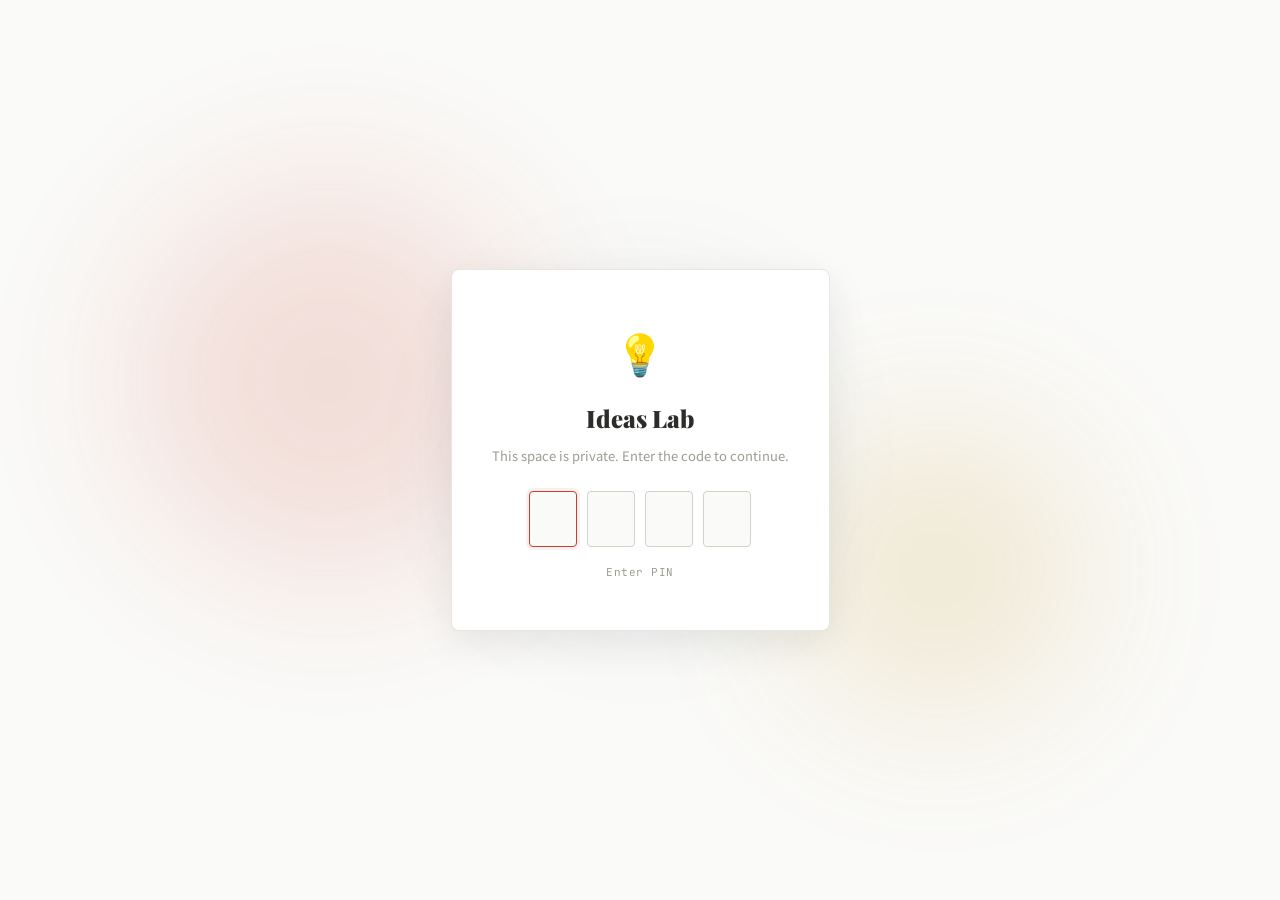
<file: ideas/index.html>
<!DOCTYPE html>
<html lang="zh-CN">
<head>
    <meta charset="UTF-8">
    <meta name="viewport" content="width=device-width, initial-scale=1.0">
    <title>💡 Ideas Lab | AI Daily Briefing</title>
    <link rel="icon" type="image/png" href="../favicon.png">
    <link rel="canonical" href="https://nathanliu100.github.io/ai-news-collector/ideas/">

    <link rel="preconnect" href="https://fonts.googleapis.com">
    <link rel="preconnect" href="https://fonts.gstatic.com" crossorigin>
    <link href="https://fonts.googleapis.com/css2?family=Playfair+Display:ital,wght@0,400;0,600;0,700;0,900;1,400;1,700&family=Noto+Sans+SC:wght@300;400;500;600;700&family=Inter:wght@300;400;500;600;700&family=JetBrains+Mono:wght@400;500;600&display=swap" rel="stylesheet">

    <!-- Cloudflare Web Analytics -->
    <script defer src='https://static.cloudflareinsights.com/beacon.min.js' data-cf-beacon='{"token": "0849573ed9a843e9a0ed404e42d4e742"}'></script>

    <link rel="stylesheet" href="../assets/ideas.css">
</head>
<body>

<!-- Password Gate -->
<div class="gate" id="gate">
    <div class="gate-bg">
        <div class="gate-orb gate-orb-1"></div>
        <div class="gate-orb gate-orb-2"></div>
        <div class="gate-orb gate-orb-3"></div>
    </div>
    <div class="gate-card">
        <div class="gate-icon">💡</div>
        <h2 class="gate-title">Ideas Lab</h2>
        <p class="gate-sub">This space is private. Enter the code to continue.</p>
        <div class="pin-row">
            <input type="number" class="pin-box" maxlength="1" min="0" max="9" data-idx="0" autofocus>
            <input type="number" class="pin-box" maxlength="1" min="0" max="9" data-idx="1">
            <input type="number" class="pin-box" maxlength="1" min="0" max="9" data-idx="2">
            <input type="number" class="pin-box" maxlength="1" min="0" max="9" data-idx="3">
        </div>
        <div class="gate-hint" id="gateHint">Enter PIN</div>
    </div>
</div>

<!-- Main Content (hidden until auth) -->
<div class="app" id="app" style="display:none;">

    <!-- Floating nav -->
    <nav class="top-nav">
        <a href="../" class="nav-back">← AI Briefing</a>
        <span class="nav-title">💡 Ideas Lab</span>
    </nav>

    <!-- Hero -->
    <header class="hero">
        <div class="hero-bg">
            <div class="hero-grid"></div>
        </div>
        <div class="hero-content">
            <div class="hero-badge">PROJECT BLUEPRINT · V1.1 加速版</div>
            <h1 class="hero-title">AI 角色 IP 宇宙</h1>
            <p class="hero-subtitle">基于 AI 的「角色 IP 资产底座」，上面可以生长出多种内容形态——<br>自由生长的虚拟社交世界、有故事的叙事短片、以及用户互动体验。</p>
            <div class="hero-meta">
                <span>📅 Kick-off: 2026-05-06</span>
                <span class="hero-sep">·</span>
                <span>👤 Nate × 外特</span>
                <span class="hero-sep">·</span>
                <span>⏱ ~5.5 months</span>
                <span class="hero-sep">·</span>
                <span>🎯 首个 Demo: 6 周后</span>
            </div>
        </div>
    </header>

    <!-- ===== TLDR: 30 秒看懂 ===== -->
    <section class="section section-tldr">
        <div class="section-inner">
            <div class="section-tag">TLDR · 30 秒看懂</div>
            <h2 class="section-title">这个项目到底在做什么？</h2>

            <div class="tldr-grid">
                <div class="tldr-card tldr-what">
                    <div class="tldr-emoji">🧬</div>
                    <h4>做什么</h4>
                    <p>用 AI 孵化一群<strong>有人格的虚拟角色</strong>，每个角色都有自己的形象、灵魂和声音。他们会像真人一样每天发动态、评论新闻、互相吵架——是「活的 IP」，不是一次性作品。</p>
                </div>
                <div class="tldr-card tldr-why">
                    <div class="tldr-emoji">💡</div>
                    <h4>为什么做</h4>
                    <p>因为我们发现，网站上的 AI 数字员工每天自动评论 AI 新闻，而 Nate 自己会<strong>每天想来看看他们说了啥</strong>。这说明：有人格的 AI 角色本身就有吸引力，哪怕你知道它不是真人。</p>
                </div>
                <div class="tldr-card tldr-how">
                    <div class="tldr-emoji">🏗️</div>
                    <h4>怎么做</h4>
                    <p>先搭一个<strong>角色资产底座</strong>（形象+人格+声音），然后让角色「活」在 AI News Collector 的新 tab 里。等角色够丰满，再衍生短片和用户互动。</p>
                </div>
                <div class="tldr-card tldr-when">
                    <div class="tldr-emoji">⚡</div>
                    <h4>多快能看到东西</h4>
                    <p><strong>6 周后（6 月 16 日）</strong>就有第一个可 demo 的版本——有人格的 AI 角色在虚拟社交平台上发动态、评论新闻、表达态度。不是 PPT，是真的在跑的东西。</p>
                </div>
            </div>

            <div class="tldr-oneliner">
                <span class="tldr-label">一句话</span>
                <span class="tldr-text">搭建一个<strong>可以持续孵化和输出 IP 的系统</strong>——角色自己会生长，创作者只设计生长规则。</span>
            </div>
        </div>
    </section>

    <!-- Origin Story -->
    <section class="section section-origin">
        <div class="section-inner">
            <div class="section-tag">ORIGIN</div>
            <h2 class="section-title">情感原点</h2>
            <blockquote class="origin-quote">
                "网站上的数字员工每天自动评论新闻，而我会<em>想来看看他们今天说了啥</em>。"
            </blockquote>
            <p class="origin-text">这个项目的真实出发点，不是某个具体作品灵感，而是 Nate 在运营 AI News Collector 时发现的一件事——网站上有 5 位「数字员工」（Elon / Jobs / 万维钢 / Tim / MrBeast），每天用各自的人格视角评论 AI 新闻。运行一段时间后，Nate 发现<strong>自己每天会主动想来看看他们说了什么</strong>。</p>
            <p class="origin-text">这个体验揭示了一件重要的事：<strong>有人格的 AI 角色本身就有吸引力</strong>。当一个角色有稳定的价值观、鲜明的表达方式、一致的调性，人会自然地对它产生期待，哪怕它不是真人。</p>
            <p class="origin-text">所以这个项目的本质，不是把 AI 当作「工具」去生产内容，而是<strong>把 AI 当作「存在」去孵化角色</strong>，让每个角色都成为一个可持续生长的 IP。</p>
        </div>
    </section>

    <!-- Positioning -->
    <section class="section section-positioning">
        <div class="section-inner">
            <div class="section-tag">POSITIONING</div>
            <h2 class="section-title">项目定位</h2>
            <p class="pos-oneliner">AI 原生的 IP 生产 + 生长 + 输出系统</p>
            <div class="diff-grid">
                <div class="diff-card">
                    <div class="diff-vs">vs 传统 IP</div>
                    <div class="diff-old">人工创作，写剧本拍剧画漫画，线性输出</div>
                    <div class="diff-arrow">→</div>
                    <div class="diff-new">角色自己生长——搭好底座和世界，角色在里面自己发生故事。创作者从「写内容」升级到「设计生长规则」</div>
                </div>
                <div class="diff-card">
                    <div class="diff-vs">vs 虚拟 Idol</div>
                    <div class="diff-old">单个手工捏角色，靠运营团队写剧本维持</div>
                    <div class="diff-arrow">→</div>
                    <div class="diff-new">标准化的资产底座，可批量产出虚拟存在，每个都带有人格蒸馏出的真实骨架</div>
                </div>
                <div class="diff-card">
                    <div class="diff-vs">vs AI 短片</div>
                    <div class="diff-old">一次性作品，做完就结束</div>
                    <div class="diff-arrow">→</div>
                    <div class="diff-new">持续生长的存在，短片只是其中一种输出形态——是角色「人生」到某个阶段的高光呈现</div>
                </div>
            </div>
        </div>
    </section>

    <!-- Architecture -->
    <section class="section section-arch">
        <div class="section-inner">
            <div class="section-tag">ARCHITECTURE</div>
            <h2 class="section-title">底座 + 三层延伸</h2>

            <!-- Base Layer -->
            <div class="arch-base">
                <h3 class="arch-base-title">🏗️ 底座：角色 IP 资产库</h3>
                <p class="arch-base-desc">项目的根基。一个完整的虚拟角色由三层资产定义，缺一不可：</p>
                <div class="layer-grid">
                    <div class="layer-card layer-l1">
                        <div class="layer-tag">L1</div>
                        <h4>形象层</h4>
                        <p>视觉身份</p>
                        <ul>
                            <li>多角度参考图库（正/侧/背）</li>
                            <li>表情库（喜怒哀乐疑思）</li>
                            <li>动作库（日常 pose + 标志动作）</li>
                            <li>服装系统（日常/正式/特殊）</li>
                            <li>风格锚点（画风/光照/色彩）</li>
                        </ul>
                    </div>
                    <div class="layer-card layer-l2">
                        <div class="layer-tag">L2</div>
                        <h4>人格层</h4>
                        <p>灵魂 · 用 Nate 自研的人格蒸馏 Skill 生成</p>
                        <ul>
                            <li>价值观坐标 · 思维方式</li>
                            <li>语言指纹 · 口头禅</li>
                            <li>情绪响应模式</li>
                            <li>审美偏好 · 禁忌话题 · 知识盲区</li>
                            <li>支持：真人蒸馏 / 虚构原创 / 多原型融合</li>
                        </ul>
                    </div>
                    <div class="layer-card layer-l3">
                        <div class="layer-tag">L3</div>
                        <h4>声音层</h4>
                        <p>听觉身份</p>
                        <ul>
                            <li>AI 专属音色生成</li>
                            <li>音高 · 语速 · 情绪表达范围</li>
                            <li>动态语音 · 短片配音</li>
                            <li>语音互动接口</li>
                            <li>候选：ElevenLabs / Fish Audio / MiniMax</li>
                        </ul>
                    </div>
                </div>
                <p class="arch-base-summary">三层合起来：一个角色<strong>「是谁」</strong>就立住了——有形象、有灵魂、有声音。这个底座可以容纳多个角色，每个角色都是标准化生产的。</p>
            </div>

            <!-- Extensions -->
            <div class="ext-grid">
                <div class="ext-card ext-1">
                    <div class="ext-num">01</div>
                    <div class="ext-label">根据地</div>
                    <h4>虚拟社交世界</h4>
                    <p>角色们在 AI News Collector 新 tab 里「活着」——像社交网络一样：每天自发动态（感悟、自拍、随想）、评论真实世界的 AI 新闻、跟其他角色互动吵架结盟，形成一个「虚拟编辑部」。</p>
                    <div class="ext-why">
                        <strong>为什么这是项目灵魂：</strong>
                        Nate 最有情感共鸣 · 跟 AI News Collector 强协同（真实新闻永不枯竭）· 市面上无对标 · 验证成本低
                    </div>
                    <div class="ext-badge">⭐ 项目灵魂 · 最先启动</div>
                </div>
                <div class="ext-card ext-2">
                    <div class="ext-num">02</div>
                    <div class="ext-label">高光作品</div>
                    <h4>叙事短片</h4>
                    <p>不凭空编故事——当社交世界里积累了足够的人设和戏剧冲突，挑一段精彩的拍成 3-8 分钟短片。对标 Higgsfield Series、怪奇物语气质。这是<strong>老板友好的交付节点</strong>。</p>
                </div>
                <div class="ext-card ext-3">
                    <div class="ext-num">03</div>
                    <div class="ext-label">关系升级</div>
                    <h4>用户互动体验</h4>
                    <p>用户从围观者变为参与者——评论角色动态（角色会基于人格回复）、私信建立一对一关系、角色记得你是谁。远期：角色+场景可探索的交互体验。</p>
                </div>
            </div>

            <div class="ext-relation">
                <span>01 根据地</span>
                <span class="ext-rel-arrow">→</span>
                <span>02 高光输出</span>
                <span class="ext-rel-arrow">→</span>
                <span>03 关系深化</span>
                <span class="ext-rel-note">三者互相喂养，不是独立项目</span>
            </div>
        </div>
    </section>

    <!-- ===== Phase 1 Deep Dive ===== -->
    <section class="section section-phase1">
        <div class="section-inner">
            <div class="section-tag">PHASE 1 · DEEP DIVE</div>
            <h2 class="section-title">首角色底座 + 虚拟世界 MVP</h2>
            <p class="phase1-subtitle">6 周 · 2026-05-06 → 06-16 · 四线并行 · 原则：<strong>先活着，再好看</strong></p>

            <div class="phase1-mindset">
                <div class="mindset-label">⚡ 加速版核心思路变化</div>
                <ul>
                    <li>Phase 1 和 Phase 2 <strong>合并并行推进</strong>，不再线性等「完美底座」</li>
                    <li>第一个角色做到<strong>能用就上线</strong>，标准化模板边做边沉淀</li>
                    <li>前期只做 <strong>1 个角色</strong>，第二个在验证后再补</li>
                    <li>前端用最 scrappy 的方式先跑起来，审美后面打磨</li>
                </ul>
            </div>

            <!-- Gantt-style 4 parallel tracks -->
            <div class="gantt">
                <div class="gantt-header">
                    <div class="gantt-label"></div>
                    <div class="gantt-weeks">
                        <span>W1</span><span>W2</span><span>W3</span><span>W4</span><span>W5</span><span>W6</span>
                    </div>
                </div>
                <div class="gantt-row">
                    <div class="gantt-label">A · 角色资产</div>
                    <div class="gantt-bar gantt-a" style="grid-column: 1 / 4;">
                        <span>定义字段 → L2人格 → L3声音 → L1视觉 → 冻结v1.0</span>
                    </div>
                </div>
                <div class="gantt-row">
                    <div class="gantt-label">B · 前端 Tab</div>
                    <div class="gantt-bar gantt-b" style="grid-column: 1 / 4;">
                        <span>界面设计 → 前端搭建 → 动态流 UI</span>
                    </div>
                </div>
                <div class="gantt-row">
                    <div class="gantt-label">C · 内容 Pipeline</div>
                    <div class="gantt-bar gantt-c" style="grid-column: 3 / 5;">
                        <span>cron + LLM + 人格注入 → 新闻接入</span>
                    </div>
                </div>
                <div class="gantt-row">
                    <div class="gantt-label">D · 日更验证</div>
                    <div class="gantt-bar gantt-d" style="grid-column: 5 / 7;">
                        <span>半自动日更 2 周 → Demo Day</span>
                    </div>
                </div>
            </div>

            <div class="phase1-milestones">
                <h4>🗓 里程碑周历</h4>
                <div class="ms-grid">
                    <div class="ms-item">
                        <span class="ms-week">W3 · 5/27</span>
                        <span class="ms-text">角色底座 v1.0 冻结</span>
                    </div>
                    <div class="ms-item">
                        <span class="ms-week">W4 · 6/03</span>
                        <span class="ms-text">Pipeline 跑通，生成第一条自动内容</span>
                    </div>
                    <div class="ms-item">
                        <span class="ms-week">W5 · 6/10</span>
                        <span class="ms-text">Tab 上线，开始半自动化日更</span>
                    </div>
                    <div class="ms-item ms-demo">
                        <span class="ms-week">W6 · 6/16</span>
                        <span class="ms-text">🎯 Demo Day — 向老板展示</span>
                    </div>
                </div>
                <p class="ms-criteria">成功判定：Demo Day 上老板看到的是<strong>「几个有人格的角色在虚拟社交平台上自己发动态、评论新闻、互相互动」</strong>，不是一份漂亮的 PPT 讲概念。</p>
            </div>
        </div>
    </section>

    <!-- Timeline (Phases 2-5) -->
    <section class="section section-timeline">
        <div class="section-inner">
            <div class="section-tag">TIMELINE</div>
            <h2 class="section-title">五阶段时间线 · 加速版</h2>
            <p class="timeline-range">2026-05-06 → 2026-10-20 · 约 5.5 个月 · 首个 Demo: 第 6 周末</p>

            <div class="timeline">
                <div class="tl-track"></div>

                <div class="tl-item" data-phase="1">
                    <div class="tl-dot"></div>
                    <div class="tl-card">
                        <div class="tl-header">
                            <span class="tl-phase">Phase 1</span>
                            <span class="tl-weeks">6 weeks</span>
                        </div>
                        <div class="tl-date">05-06 → 06-16</div>
                        <h4>首角色底座 + 虚拟世界 MVP</h4>
                        <p>四线并行：角色资产 / 前端 Tab / 内容 Pipeline / 日更验证。1 个角色完整底座 + tab 上线 + 2 周日更。</p>
                        <div class="tl-milestone">🎯 Demo Day — 角色在虚拟社交平台上活着，给老板 show</div>
                    </div>
                </div>

                <div class="tl-item" data-phase="2">
                    <div class="tl-dot"></div>
                    <div class="tl-card">
                        <div class="tl-header">
                            <span class="tl-phase">Phase 2</span>
                            <span class="tl-weeks">5 weeks</span>
                        </div>
                        <div class="tl-date">06-17 → 07-21</div>
                        <h4>扩角色 + 关系网</h4>
                        <p>从 1 个角色扩展到 3-4 个核心角色。设计关系图谱（朋友/对手/暧昧），开启多角色互动（艾特/评论/吵架/结盟）。每周一个「触发事件」让全员反应。邀请 3-5 位同事内测。</p>
                        <div class="tl-milestone">🎯 4 角色 + 关系网 + 5 位同事反馈</div>
                    </div>
                </div>

                <div class="tl-item" data-phase="3">
                    <div class="tl-dot"></div>
                    <div class="tl-card">
                        <div class="tl-header">
                            <span class="tl-phase">Phase 3</span>
                            <span class="tl-weeks">5 weeks</span>
                        </div>
                        <div class="tl-date">07-22 → 08-25</div>
                        <h4>短片衍生</h4>
                        <p>从虚拟世界已沉淀的人设和事件中，挑最有戏剧性的一段——剧本不凭空编，从已发生的「小镇事件」中长出来。3-8 分钟精品短片，AI Gallery 专属 landing page。</p>
                        <div class="tl-milestone">🎯 第一部短片成品（老板友好的第二个交付节点！）</div>
                    </div>
                </div>

                <div class="tl-item" data-phase="4">
                    <div class="tl-dot"></div>
                    <div class="tl-card">
                        <div class="tl-header">
                            <span class="tl-phase">Phase 4</span>
                            <span class="tl-weeks">4 weeks</span>
                        </div>
                        <div class="tl-date">08-26 → 09-22</div>
                        <h4>用户互动升级</h4>
                        <p>开放评论（角色基于人格实时回复）+ 私信（一对一 + 角色记忆）+ 回复策略（不确定奖励/保留脾气/独占内容）+ 伦理底线（AI 身份/敏感话题/未成年防护）。</p>
                        <div class="tl-milestone">🎯 互动系统上线 + 20 位用户互动数据</div>
                    </div>
                </div>

                <div class="tl-item" data-phase="5">
                    <div class="tl-dot"></div>
                    <div class="tl-card">
                        <div class="tl-header">
                            <span class="tl-phase">Phase 5</span>
                            <span class="tl-weeks">4 weeks</span>
                        </div>
                        <div class="tl-date">09-23 → 10-20</div>
                        <h4>规模化与沉淀</h4>
                        <p>从半自动过渡到更自动化（Nate 抽身做新创作）。世界观扩展（第二季度主题或新场景）。数据回看与优化。输出复盘文档 + 第二版蓝图。</p>
                        <div class="tl-milestone">🎯 v1.0 完整版 + 复盘文档</div>
                    </div>
                </div>
            </div>
        </div>
    </section>

    <!-- Boss Pitch -->
    <section class="section section-pitch">
        <div class="section-inner">
            <div class="section-tag">BOSS PITCH</div>
            <h2 class="section-title">给老板的对齐话术</h2>
            <blockquote class="pitch-quote">
                "整个项目分五个阶段，大概 5 个半月。<strong>6 周后你会看到第一个活的 demo</strong>——一个有完整人格的 AI 角色活在我们网站里，每天自己发动态、自己评论 AI 新闻。之后每个月左右会有一个阶段性交付——加角色、加关系、加互动，到 8 月底会有第一部短片作品，10 月底完成 v1.0 完整版。"
            </blockquote>
        </div>
    </section>

    <!-- Design Principles -->
    <section class="section section-principles">
        <div class="section-inner">
            <div class="section-tag">PRINCIPLES</div>
            <h2 class="section-title">七条核心设计原则</h2>
            <p class="principles-intro">项目推进过程中需要一直守住的几条原则，不能为了赶进度偷工：</p>
            <div class="principle-grid">
                <div class="principle-card">
                    <span class="p-num">01</span>
                    <h4>人格一致性是生死线</h4>
                    <p>每次生成前强制读取人格档案 + 最近 N 条历史动态作为上下文。崩人设一次可能就脱粉。</p>
                </div>
                <div class="principle-card">
                    <span class="p-num">02</span>
                    <h4>留钩子，不留完整答案</h4>
                    <p>每条动态不讲完整故事，留信息缺口让用户期待下一条。参考微博/抖音的「断句艺术」。</p>
                </div>
                <div class="principle-card">
                    <span class="p-num">03</span>
                    <h4>不确定性比确定性更上瘾</h4>
                    <p>不每条评论都回。让用户有「她今天居然回我了」的惊喜，而不是「她肯定会回」的确定。</p>
                </div>
                <div class="principle-card">
                    <span class="p-num">04</span>
                    <h4>人设留白，允许不完美</h4>
                    <p>有脾气、会说「不知道」、偶尔怼人的 AI，比一个无所不知、有求必应的 AI 更像真人，也更容易被喜欢。</p>
                </div>
                <div class="principle-card">
                    <span class="p-num">05</span>
                    <h4>肉眼可见地成长</h4>
                    <p>风格、技能、朋友圈、情感关系要随时间变化。不要让她保持静态人设。</p>
                </div>
                <div class="principle-card">
                    <span class="p-num">06</span>
                    <h4>真实世界信号接入</h4>
                    <p>对真实新闻有反应、对节日有感知、对天气有心情——让她跟用户活在同一个时间线上。</p>
                </div>
                <div class="principle-card">
                    <span class="p-num">07</span>
                    <h4>半自动化优先，不要全自动</h4>
                    <p>尤其前期，每条动态都要 Nate 审核通过再发布。质量 > 效率。</p>
                </div>
            </div>
        </div>
    </section>

    <!-- Success Criteria -->
    <section class="section section-success">
        <div class="section-inner">
            <div class="section-tag">SUCCESS</div>
            <h2 class="section-title">成功标准</h2>
            <p class="success-intro">项目在不同阶段的「成功」定义不同，避免用错误的标尺评判：</p>
            <div class="success-ladder">
                <div class="success-item">
                    <div class="success-phase">P1</div>
                    <div class="success-desc">
                        <strong>Demo Day 老板看到角色在虚拟社交平台上「活着」</strong>
                        <span>发动态、评论新闻、互相互动——不是精致度，是「活着」的证明</span>
                    </div>
                </div>
                <div class="success-item">
                    <div class="success-phase">P2</div>
                    <div class="success-desc">
                        <strong>至少 5 位同事愿意持续回访</strong>
                        <span>小范围真实验证</span>
                    </div>
                </div>
                <div class="success-item">
                    <div class="success-phase">P3</div>
                    <div class="success-desc">
                        <strong>产出一部可对外展示的短片</strong>
                        <span>老板可见交付 · 可参与评奖</span>
                    </div>
                </div>
                <div class="success-item">
                    <div class="success-phase">P4</div>
                    <div class="success-desc">
                        <strong>有真实用户与角色建立了「关系」</strong>
                        <span>月活 · 私信开通率 · 评论密度</span>
                    </div>
                </div>
                <div class="success-item">
                    <div class="success-phase">P5</div>
                    <div class="success-desc">
                        <strong>项目沉淀为可复用系统 + 形成复盘文档</strong>
                        <span>不依赖 Nate 手动维护也能跑</span>
                    </div>
                </div>
                <div class="success-item success-ultimate">
                    <div class="success-phase">🌟</div>
                    <div class="success-desc">
                        <strong>至少一个角色被真实用户「记住」</strong>
                        <span>如同绊爱被人记住那样</span>
                    </div>
                </div>
                <div class="success-item success-anchor">
                    <div class="success-phase">🔥</div>
                    <div class="success-desc">
                        <strong>最底层成功 = Nate 自己每天都想打开看</strong>
                        <span>灯塔不变，贯穿全阶段</span>
                    </div>
                </div>
            </div>
        </div>
    </section>

    <!-- Risks -->
    <section class="section section-risks">
        <div class="section-inner">
            <div class="section-tag">RISKS</div>
            <h2 class="section-title">风险提示</h2>
            <div class="risk-grid">
                <div class="risk-card">
                    <div class="risk-icon">🎭</div>
                    <h4>人格崩坏</h4>
                    <p>长时间自动生成可能跑偏。<strong>缓解：</strong>强制上下文注入 + 定期人工审查</p>
                </div>
                <div class="risk-card">
                    <div class="risk-icon">🔁</div>
                    <h4>内容重复</h4>
                    <p>AI 容易陷入空洞循环。<strong>缓解：</strong>预设「人生事件线」（在学画画、追剧、经历某段情感），在骨架上发挥</p>
                </div>
                <div class="risk-card">
                    <div class="risk-icon">🔥</div>
                    <h4>运营成本</h4>
                    <p>日更对一个人是高压。<strong>缓解：</strong>Phase 1 只做 1 个角色，不过早扩张</p>
                </div>
                <div class="risk-card">
                    <div class="risk-icon">⚖️</div>
                    <h4>平台合规</h4>
                    <p>AI 角色说错话、擦边。<strong>缓解：</strong>Phase 1 就定好伦理底线文档</p>
                </div>
                <div class="risk-card">
                    <div class="risk-icon">♾️</div>
                    <h4>长期承诺</h4>
                    <p>这个形态需要持续养。<strong>缓解：</strong>Phase 3 短片作为阶段性「可交付」，即使后续不继续也有成果</p>
                </div>
                <div class="risk-card risk-self">
                    <div class="risk-icon">💭</div>
                    <h4>自我怀疑</h4>
                    <p>过程中可能反复纠结。<strong>缓解：</strong>回看情感原点——「我自己就想来看看他们说了啥」——这是灯塔</p>
                </div>
            </div>
        </div>
    </section>

    <!-- Open Questions -->
    <section class="section section-questions">
        <div class="section-inner">
            <div class="section-tag">OPEN QUESTIONS</div>
            <h2 class="section-title">待决策事项</h2>
            <p class="questions-intro">以下是还没敲定、需要在 Phase 1 启动前或过程中决定的问题：</p>
            <div class="q-list">
                <div class="q-item">
                    <div class="q-icon">🎭</div>
                    <div class="q-content">
                        <h4>角色选型</h4>
                        <p>真实人物蒸馏（如 Elon / Jobs / 万维钢）还是虚构原创？混合比例如何？第一个标杆角色选谁？虚构角色的原型融合配方（例如 "70% 万维钢 + 30% 某 idol"）？</p>
                    </div>
                </div>
                <div class="q-item">
                    <div class="q-icon">🌍</div>
                    <div class="q-content">
                        <h4>世界观基调</h4>
                        <p>纯现实向的「AI 评论团」（角色就是新闻评论员）还是带虚构色彩的「虚拟小镇」（有故事、有事件、有超自然元素）？视觉基调：写实？插画？二次元？复古未来？</p>
                    </div>
                </div>
                <div class="q-item">
                    <div class="q-icon">🔗</div>
                    <div class="q-content">
                        <h4>与 AI News Collector 的绑定深度</h4>
                        <p>作为 News Collector 的一个 tab（强绑定），还是独立站点但共享数据（松绑定）？</p>
                    </div>
                </div>
                <div class="q-item">
                    <div class="q-icon">🎬</div>
                    <div class="q-content">
                        <h4>第一次 Demo 形态</h4>
                        <p>已决定 6 月 16 日 Demo Day。给老板看什么？目标是「活的角色在评论新闻」，不是 PPT。</p>
                    </div>
                </div>
                <div class="q-item">
                    <div class="q-icon">📊</div>
                    <div class="q-content">
                        <h4>调研需求</h4>
                        <p>是否需要做深度调研报告（Character.ai / Neuro-sama / 尤里 / A-SOUL 的用户规模、商业模型、失败案例）作为跟老板汇报的数据弹药？</p>
                    </div>
                </div>
            </div>
        </div>
    </section>

    <!-- Closing -->
    <section class="section section-closing">
        <div class="section-inner">
            <div class="closing-line"></div>
            <blockquote class="closing-quote">
                这个项目不是在做一部片子，也不是在做一个 APP，<br>是在做一种<strong>新的内容形态</strong>——<br>AI 原生的、有人格的、自己会生长的虚拟存在。
            </blockquote>
            <p class="closing-anchor">守住这句话：<em>让人每天想来看看他们说了啥。</em></p>
            <p class="closing-anchor">其他都能迭代出来。</p>
        </div>
    </section>

    <footer class="ideas-footer">
        <a href="../">← Back to AI Briefing</a>
        <span>v1.1 加速版 · 2026-04-29</span>
    </footer>
</div>

<script src="../assets/ideas.js"></script>

</body>
</html>
</file>
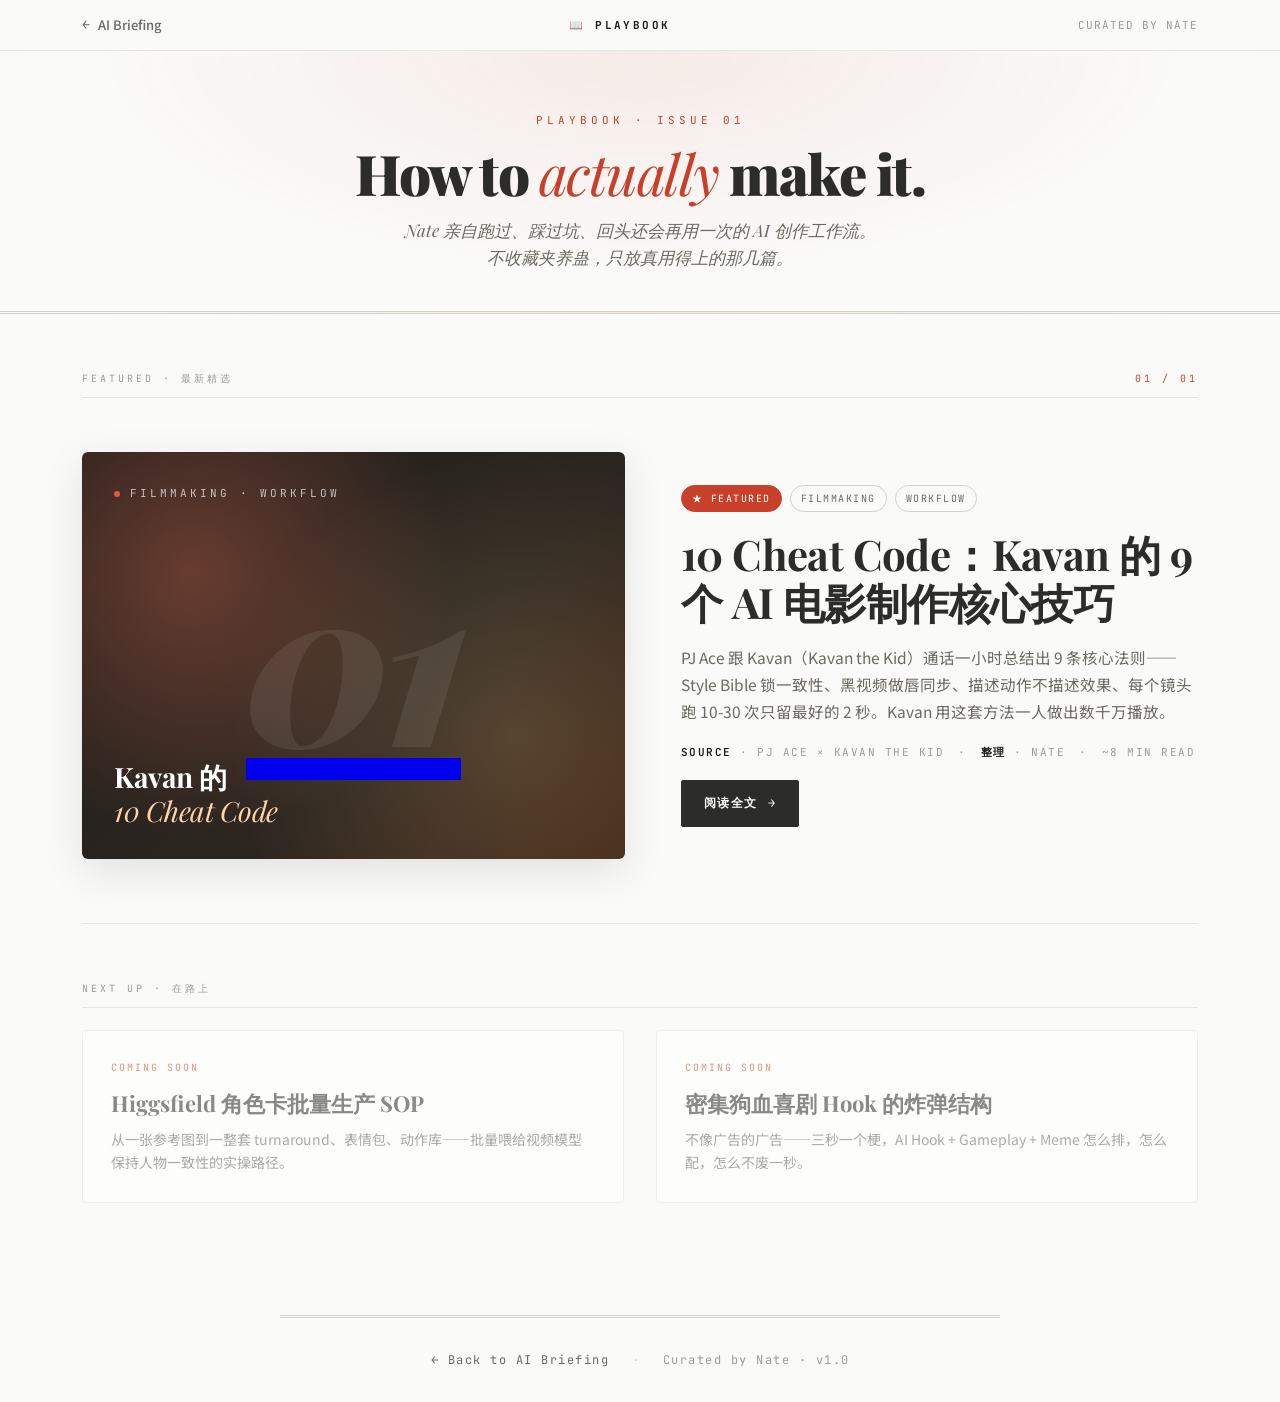
<file: playbook/index.html>
<!DOCTYPE html>
<html lang="zh-CN">
<head>
    <meta charset="UTF-8">
    <meta name="viewport" content="width=device-width, initial-scale=1.0">
    <title>📖 Playbook · 技巧文章 | AI Daily Briefing</title>
    <link rel="icon" type="image/png" href="../favicon.png">
    <link rel="canonical" href="https://nathanliu100.github.io/ai-news-collector/playbook/">

    <meta property="og:title" content="Playbook · AI 创作技巧文章">
    <meta property="og:description" content="Nate 亲自试过、值得收藏的 AI 创作工作流与制作技巧。">
    <meta property="og:type" content="website">

    <link rel="preconnect" href="https://fonts.googleapis.com">
    <link rel="preconnect" href="https://fonts.gstatic.com" crossorigin>
    <link href="https://fonts.googleapis.com/css2?family=Playfair+Display:ital,wght@0,400;0,700;0,900;1,400;1,700&family=Noto+Sans+SC:wght@300;400;500;600;700&family=Inter:wght@400;500;600&family=JetBrains+Mono:wght@400;500;600&display=swap" rel="stylesheet">
    <link rel="stylesheet" href="../assets/playbook.css">

    <script defer src='https://static.cloudflareinsights.com/beacon.min.js' data-cf-beacon='{"token": "0849573ed9a843e9a0ed404e42d4e742"}'></script>
</head>
<body>

<nav class="pb-nav">
    <div class="pb-nav-inner">
        <a href="../" class="pb-nav-back"><span class="arr">←</span><span>AI Briefing</span></a>
        <div class="pb-nav-brand">📖 <strong>PLAYBOOK</strong></div>
        <div class="pb-nav-meta">CURATED BY NATE</div>
    </div>
</nav>

<header class="pb-masthead">
    <div class="pb-masthead-tag">PLAYBOOK · ISSUE 01</div>
    <h1>How to <em>actually</em> make it.</h1>
    <p>Nate 亲自跑过、踩过坑、回头还会再用一次的 AI 创作工作流。<br>不收藏夹养蛊，只放真用得上的那几篇。</p>
</header>

<main class="pb-list-wrap">

    <div class="pb-list-tag">
        <span>FEATURED · 最新精选</span>
        <span class="count">01 / 01</span>
    </div>

    <article class="pb-feature">
        <a class="pb-feature-cover" href="seedance.html" aria-label="Seedance 2.0 短剧工作流">
            <div class="cover-num">01</div>
            <div class="cover-text">
                <div class="top"><span class="dot"></span>FILMMAKING · WORKFLOW</div>
                <div class="bottom">Kavan 的<br><em>10 Cheat Code</em></div>
            </div>
        </a>
        <div class="pb-feature-meta">
            <div class="pill-row">
                <span class="pill featured">★ Featured</span>
                <span class="pill">Filmmaking</span>
                <span class="pill">Workflow</span>
            </div>
            <h2><a href="seedance.html">10 Cheat Code：Kavan 的 9 个 AI 电影制作核心技巧</a></h2>
            <p class="lead">PJ Ace 跟 Kavan（Kavan the Kid）通话一小时总结出 9 条核心法则——Style Bible 锁一致性、黑视频做唇同步、描述动作不描述效果、每个镜头跑 10-30 次只留最好的 2 秒。Kavan 用这套方法一人做出数千万播放。</p>
            <div class="byline">
                <span><strong>Source</strong> · PJ Ace × Kavan the Kid</span>
                <span class="sep">·</span>
                <span><strong>整理</strong> · Nate</span>
                <span class="sep">·</span>
                <span>~8 min read</span>
            </div>
            <a href="seedance.html" class="cta">阅读全文 <span>→</span></a>
        </div>
    </article>

    <div class="pb-list-tag" style="margin-top: 8px;">
        <span>NEXT UP · 在路上</span>
    </div>

    <div class="pb-grid">
        <div class="pb-card" style="opacity: 0.55; cursor: default;">
            <div class="meta">COMING SOON</div>
            <h3>Higgsfield 角色卡批量生产 SOP</h3>
            <p class="excerpt">从一张参考图到一整套 turnaround、表情包、动作库——批量喂给视频模型保持人物一致性的实操路径。</p>
        </div>
        <div class="pb-card" style="opacity: 0.55; cursor: default;">
            <div class="meta">COMING SOON</div>
            <h3>密集狗血喜剧 Hook 的炸弹结构</h3>
            <p class="excerpt">不像广告的广告——三秒一个梗，AI Hook + Gameplay + Meme 怎么排，怎么配，怎么不废一秒。</p>
        </div>
    </div>

</main>

<footer class="article-foot">
    <a href="../">← Back to AI Briefing</a>
    <span style="margin: 0 14px; color: var(--border-strong);">·</span>
    <span>Curated by Nate · v1.0</span>
</footer>

</body>
</html>
</file>
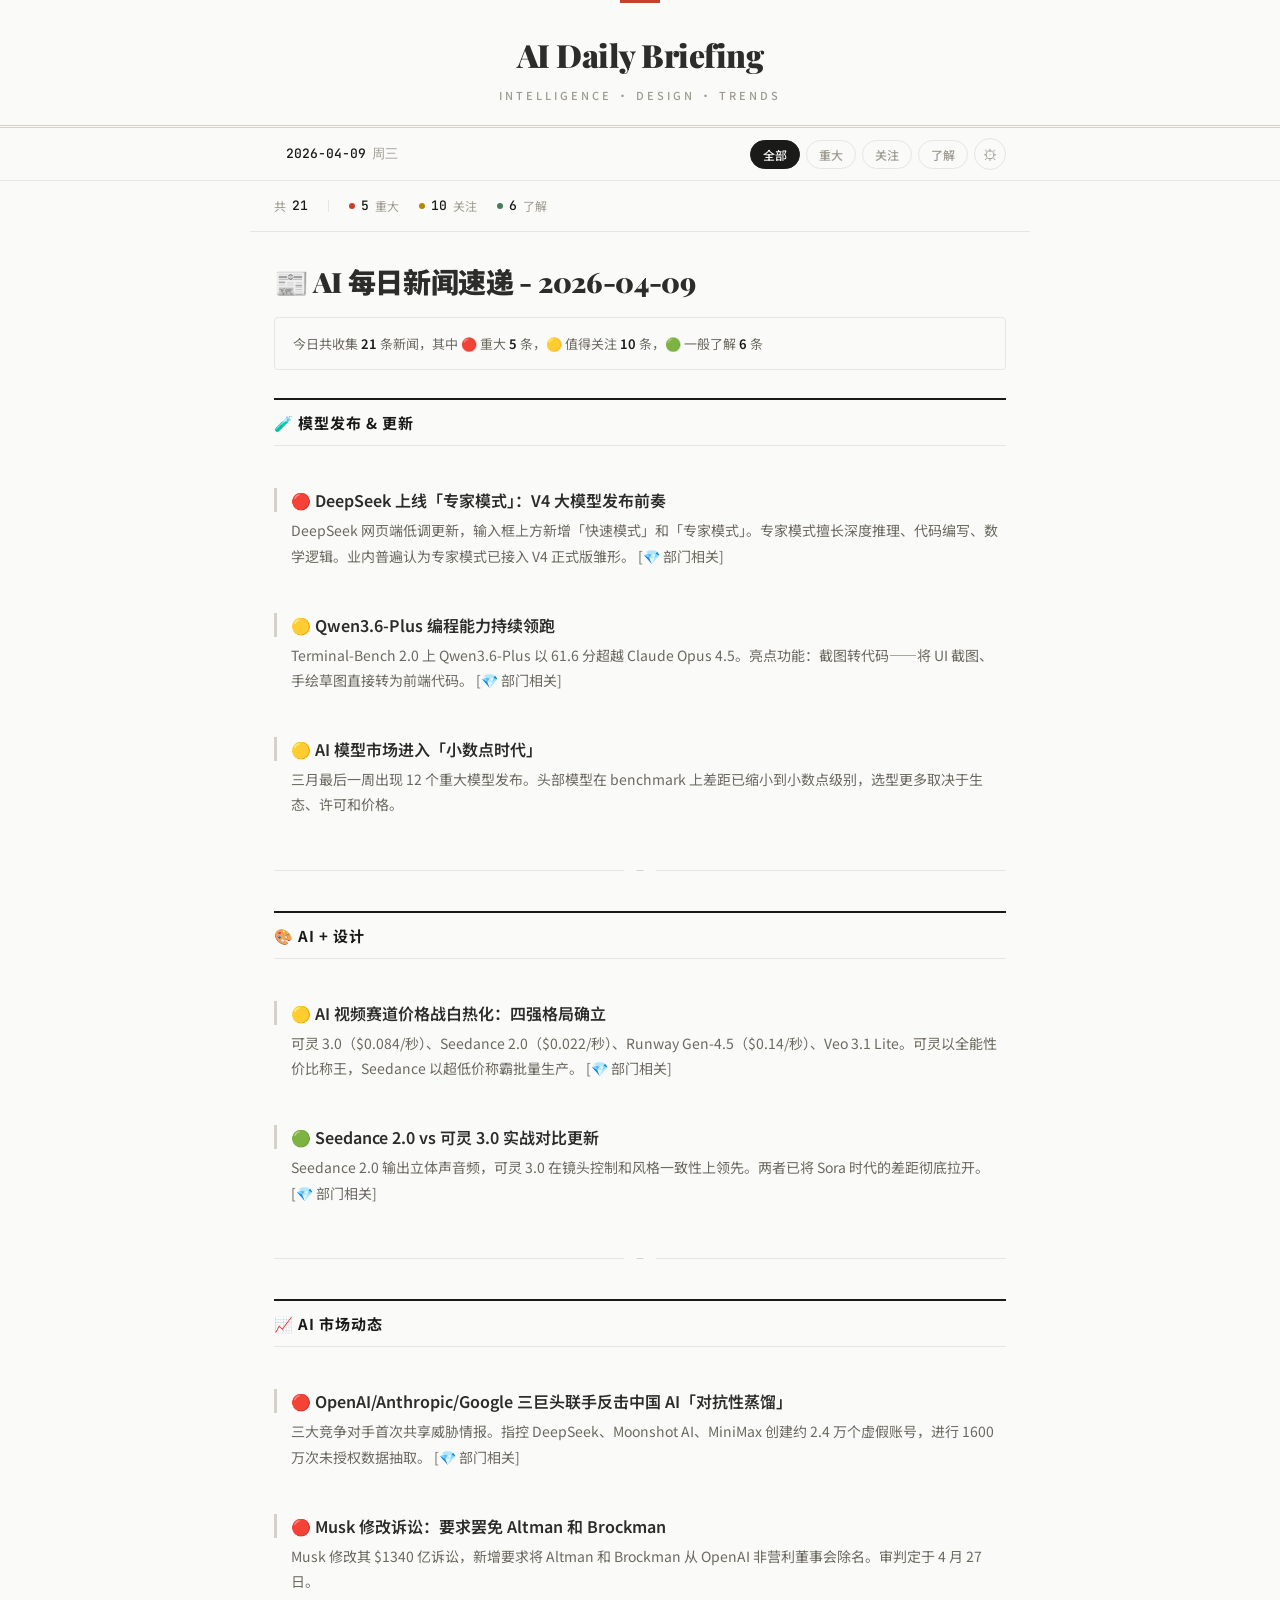
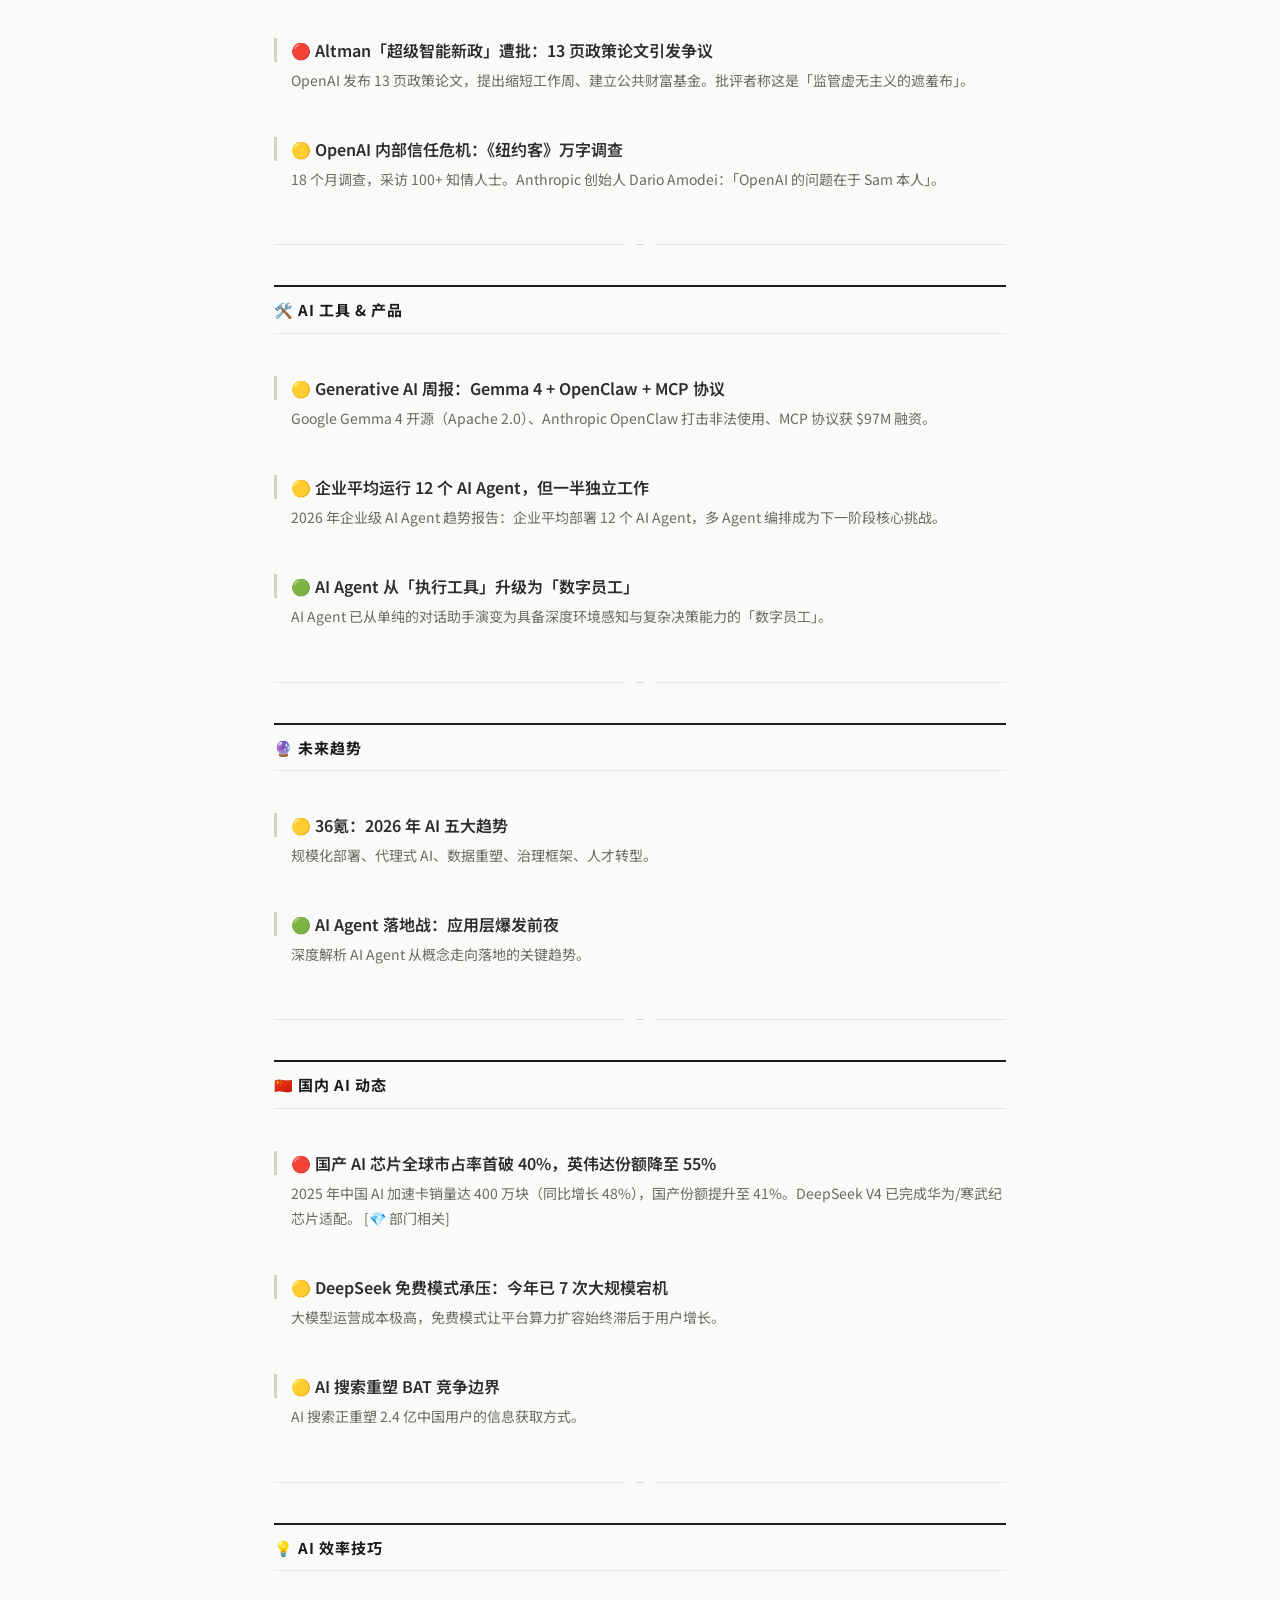
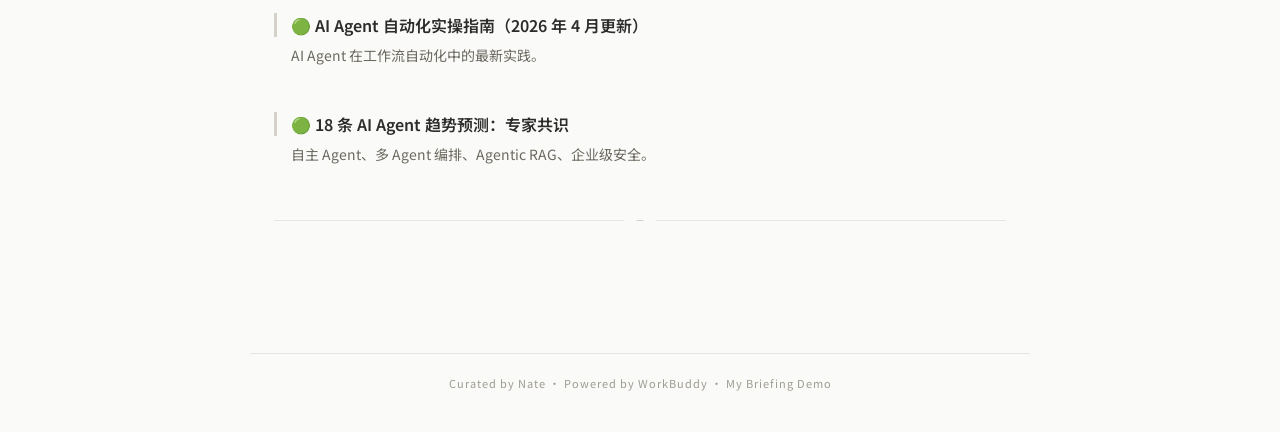
<file: demo-my-briefing.html>
<!DOCTYPE html>
<html lang="zh-CN">
<head>
    <meta charset="UTF-8">
    <meta name="viewport" content="width=device-width, initial-scale=1.0">
    <title>My Briefing Demo | AI Daily Briefing</title>
    <link rel="preconnect" href="https://fonts.googleapis.com">
    <link rel="preconnect" href="https://fonts.gstatic.com" crossorigin>
    <link href="https://fonts.googleapis.com/css2?family=Playfair+Display:wght@400;600;700;900&family=Noto+Sans+SC:wght@300;400;500;600;700&family=Inter:wght@300;400;500;600;700&family=JetBrains+Mono:wght@400;500&display=swap" rel="stylesheet">
    <style>
        *, *::before, *::after { margin: 0; padding: 0; box-sizing: border-box; }

        :root {
            --bg: #FAFAF8;
            --surface: #FFFFFF;
            --surface-alt: #F5F4F0;
            --border: #E8E6E1;
            --border-strong: #D4D1C9;
            --text: #1A1A18;
            --text-secondary: #6B6960;
            --text-tertiary: #9E9B91;
            --accent: #C8402A;
            --accent-soft: rgba(200, 64, 42, 0.08);
            --ink: #2C2C2A;
            --tag-red: #C8402A;
            --tag-yellow: #B8860B;
            --tag-green: #4A7C59;
            --tag-blue: #3D5A80;
            --shadow-sm: 0 1px 2px rgba(0,0,0,0.04);
            --shadow-md: 0 4px 12px rgba(0,0,0,0.06);
            --shadow-lg: 0 8px 32px rgba(0,0,0,0.08);
            --radius: 4px;
        }

        @media (prefers-color-scheme: dark) {
            :root {
                --bg: #141413;
                --surface: #1C1C1A;
                --surface-alt: #222220;
                --border: #2E2E2A;
                --border-strong: #3A3A35;
                --text: #EDECEA;
                --text-secondary: #9E9B91;
                --text-tertiary: #6B6960;
                --accent: #E05A3E;
                --accent-soft: rgba(224, 90, 62, 0.1);
                --ink: #D4D1C9;
                --tag-red: #E05A3E;
                --tag-yellow: #D4A017;
                --tag-green: #6BAF7B;
                --tag-blue: #6B9BC3;
                --shadow-sm: 0 1px 2px rgba(0,0,0,0.2);
                --shadow-md: 0 4px 12px rgba(0,0,0,0.3);
                --shadow-lg: 0 8px 32px rgba(0,0,0,0.4);
            }
        }

        body {
            font-family: 'Noto Sans SC', 'Inter', -apple-system, BlinkMacSystemFont, sans-serif;
            background: var(--bg);
            color: var(--text);
            min-height: 100vh;
            font-size: 15px;
            line-height: 1.7;
            -webkit-font-smoothing: antialiased;
        }

        /* ============ MASTHEAD ============ */
        .masthead {
            border-bottom: 3px double var(--border-strong);
            padding: 28px 0 20px;
            text-align: center;
            position: relative;
        }
        .masthead::before {
            content: '';
            position: absolute;
            top: 0;
            left: 50%;
            transform: translateX(-50%);
            width: 40px;
            height: 3px;
            background: var(--accent);
        }
        .masthead-title {
            font-family: 'Playfair Display', 'Noto Sans SC', serif;
            font-size: 32px;
            font-weight: 900;
            letter-spacing: -0.5px;
            color: var(--ink);
        }
        .masthead-sub {
            font-size: 11px;
            letter-spacing: 3px;
            text-transform: uppercase;
            color: var(--text-tertiary);
            margin-top: 4px;
            font-weight: 500;
        }

        /* ============ NAV BAR ============ */
        .nav-bar {
            position: sticky;
            top: 0;
            z-index: 100;
            background: var(--bg);
            border-bottom: 1px solid var(--border);
            transition: box-shadow 0.3s;
        }
        .nav-bar.scrolled { box-shadow: var(--shadow-md); }
        .nav-inner {
            max-width: 780px;
            margin: 0 auto;
            padding: 0 24px;
            display: flex;
            align-items: center;
            justify-content: space-between;
            height: 52px;
        }
        .nav-left {
            display: flex;
            align-items: center;
            gap: 2px;
        }
        .nav-date {
            font-family: 'JetBrains Mono', monospace;
            font-size: 13px;
            font-weight: 500;
            color: var(--text);
            padding: 0 12px;
        }
        .nav-date .weekday {
            color: var(--text-tertiary);
            font-weight: 400;
            margin-left: 6px;
        }
        .nav-right {
            display: flex;
            align-items: center;
            gap: 6px;
        }

        /* Shared button styles */
        .pill {
            background: none;
            border: 1px solid var(--border);
            color: var(--text-tertiary);
            padding: 5px 12px;
            border-radius: 100px;
            cursor: pointer;
            font-size: 12px;
            font-weight: 500;
            transition: all 0.15s;
            font-family: inherit;
        }
        .pill:hover { border-color: var(--border-strong); color: var(--text-secondary); }
        .pill.active { background: var(--text); border-color: var(--text); color: var(--bg); }

        .pill-icon {
            background: none;
            border: 1px solid var(--border);
            color: var(--text-tertiary);
            width: 32px;
            height: 32px;
            display: flex;
            align-items: center;
            justify-content: center;
            border-radius: 100px;
            cursor: pointer;
            font-size: 14px;
            transition: all 0.15s;
        }
        .pill-icon:hover { border-color: var(--border-strong); color: var(--text-secondary); }

        /* ============ MY BRIEFING BUTTON — the star of the show ============ */
        .my-briefing-btn {
            background: none;
            border: 1px solid var(--border);
            color: var(--text-tertiary);
            width: 32px;
            height: 32px;
            display: flex;
            align-items: center;
            justify-content: center;
            border-radius: 100px;
            cursor: pointer;
            font-size: 15px;
            transition: all 0.2s;
            position: relative;
        }
        .my-briefing-btn:hover {
            border-color: var(--accent);
            color: var(--accent);
            background: var(--accent-soft);
        }
        .my-briefing-btn.has-prefs {
            border-color: var(--accent);
            color: var(--accent);
        }
        .my-briefing-btn.has-prefs::after {
            content: '';
            position: absolute;
            top: 4px;
            right: 4px;
            width: 6px;
            height: 6px;
            border-radius: 50%;
            background: var(--accent);
        }

        /* ============ PERSONAL BANNER ============ */
        .personal-banner {
            max-width: 780px;
            margin: 0 auto;
            padding: 0 24px;
            overflow: hidden;
            max-height: 0;
            opacity: 0;
            transition: max-height 0.4s ease, opacity 0.3s ease, padding 0.3s ease;
        }
        .personal-banner.show {
            max-height: 100px;
            opacity: 1;
            padding: 14px 24px;
        }
        .personal-banner-inner {
            display: flex;
            align-items: center;
            gap: 12px;
            padding: 12px 16px;
            background: var(--accent-soft);
            border: 1px solid rgba(200, 64, 42, 0.12);
            border-radius: 6px;
        }
        .personal-banner .pb-icon {
            font-size: 20px;
            flex-shrink: 0;
        }
        .personal-banner .pb-text {
            font-size: 13px;
            color: var(--text-secondary);
            line-height: 1.5;
        }
        .personal-banner .pb-text strong {
            color: var(--accent);
            font-weight: 600;
        }
        .personal-banner .pb-dismiss {
            margin-left: auto;
            background: none;
            border: none;
            color: var(--text-tertiary);
            cursor: pointer;
            font-size: 16px;
            padding: 4px;
            flex-shrink: 0;
            transition: color 0.15s;
        }
        .personal-banner .pb-dismiss:hover { color: var(--text); }

        /* ============ STATS RIBBON ============ */
        .stats-ribbon {
            max-width: 780px;
            margin: 0 auto;
            padding: 14px 24px;
            display: flex;
            align-items: center;
            gap: 20px;
            border-bottom: 1px solid var(--border);
            font-size: 12px;
            color: var(--text-tertiary);
        }
        .stat { display: flex; align-items: center; gap: 6px; }
        .stat-indicator { width: 6px; height: 6px; border-radius: 50%; flex-shrink: 0; }
        .stat-indicator.red { background: var(--tag-red); }
        .stat-indicator.yellow { background: var(--tag-yellow); }
        .stat-indicator.green { background: var(--tag-green); }
        .stat-num {
            font-family: 'JetBrains Mono', monospace;
            font-weight: 500;
            color: var(--text);
            font-size: 13px;
        }
        .stat-sep { width: 1px; height: 12px; background: var(--border); }

        .stat-personal {
            display: flex;
            align-items: center;
            gap: 6px;
            padding: 3px 10px;
            background: var(--accent-soft);
            border-radius: 100px;
            color: var(--accent);
            font-weight: 500;
            font-size: 12px;
            animation: fadeSlideIn 0.3s ease;
        }
        @keyframes fadeSlideIn {
            from { opacity: 0; transform: translateX(-8px); }
            to { opacity: 1; transform: translateX(0); }
        }

        /* ============ MAIN ============ */
        .main {
            max-width: 780px;
            margin: 0 auto;
            padding: 32px 24px 100px;
        }

        /* ============ NEWS CONTENT ============ */
        .news-content { animation: fadeIn 0.4s ease; }
        @keyframes fadeIn {
            from { opacity: 0; transform: translateY(8px); }
            to { opacity: 1; transform: translateY(0); }
        }

        .news-content h1 {
            font-family: 'Playfair Display', 'Noto Sans SC', serif;
            font-size: 28px;
            font-weight: 900;
            color: var(--ink);
            line-height: 1.3;
            margin-bottom: 6px;
            letter-spacing: -0.3px;
        }
        .news-content > blockquote:first-of-type {
            background: none;
            border-left: none;
            border: 1px solid var(--border);
            border-radius: var(--radius);
            padding: 14px 18px;
            margin: 16px 0 28px;
            font-size: 13px;
            color: var(--text-secondary);
            line-height: 1.8;
        }
        .news-content h2 {
            font-family: 'Noto Sans SC', 'Inter', sans-serif;
            font-size: 15px;
            font-weight: 700;
            letter-spacing: 1px;
            color: var(--text);
            margin: 40px 0 18px;
            padding: 10px 0;
            border-top: 2px solid var(--text);
            border-bottom: 1px solid var(--border);
            position: relative;
            transition: opacity 0.3s, margin 0.3s, padding 0.3s, max-height 0.3s, border-color 0.3s;
        }
        .news-content h2:first-of-type { margin-top: 0; }

        /* Focused section highlight */
        .news-content h2.focused-section {
            border-top-color: var(--accent);
            color: var(--accent);
        }
        .news-content h2.focused-section::after {
            content: '★';
            position: absolute;
            right: 0;
            top: 50%;
            transform: translateY(-50%);
            font-size: 11px;
            color: var(--accent);
            opacity: 0.6;
        }

        .news-content h2.section-hidden {
            opacity: 0;
            max-height: 0 !important;
            margin: 0 !important;
            padding: 0 !important;
            border: none !important;
            overflow: hidden;
        }

        .news-content h3 {
            font-family: 'Noto Sans SC', 'Inter', sans-serif;
            font-size: 16px;
            font-weight: 600;
            line-height: 1.5;
            margin: 24px 0 6px;
            color: var(--ink);
            padding-left: 14px;
            border-left: 3px solid var(--border-strong);
            transition: border-color 0.2s;
        }
        .news-content h3:hover { border-left-color: var(--accent); }
        .news-content h3 a { color: inherit; text-decoration: none; }
        .news-content h3 a:hover { color: var(--accent); }

        .news-content p {
            font-size: 14px;
            line-height: 1.8;
            color: var(--text-secondary);
            margin: 4px 0 20px;
            padding-left: 17px;
        }
        .news-content strong { color: var(--text); font-weight: 600; }

        .news-content hr {
            border: none;
            height: 1px;
            background: var(--border);
            margin: 32px 0;
            position: relative;
        }
        .news-content hr::after {
            content: '\25C6';
            position: absolute;
            left: 50%;
            top: 50%;
            transform: translate(-50%, -50%);
            background: var(--bg);
            padding: 0 12px;
            color: var(--border-strong);
            font-size: 8px;
        }

        .news-content ul, .news-content ol {
            padding-left: 36px;
            margin: 8px 0 20px;
        }
        .news-content li {
            font-size: 14px;
            line-height: 1.9;
            color: var(--text-secondary);
            margin-bottom: 2px;
        }
        .news-content li strong { color: var(--text); }

        .news-content blockquote {
            border-left: 2px solid var(--accent);
            padding: 10px 16px;
            margin: 12px 0 20px;
            background: var(--accent-soft);
            border-radius: 0 var(--radius) var(--radius) 0;
            font-size: 13px;
            color: var(--text-secondary);
        }

        .news-content table {
            width: 100%;
            border-collapse: collapse;
            margin: 16px 0 24px;
            font-size: 13px;
        }
        .news-content table th {
            background: var(--surface-alt);
            font-weight: 600;
            color: var(--text);
            padding: 10px 14px;
            text-align: left;
            border-bottom: 2px solid var(--border-strong);
            font-size: 12px;
        }
        .news-content table td {
            padding: 9px 14px;
            border-bottom: 1px solid var(--border);
            color: var(--text-secondary);
        }
        .news-content table tr:hover td { background: var(--accent-soft); }

        /* ============ NEWS BLOCK + FILTER ============ */
        .news-block {
            transition: opacity 0.25s ease, max-height 0.3s ease;
            overflow: hidden;
        }
        .news-block.hidden {
            opacity: 0;
            max-height: 0 !important;
            margin: 0 !important;
            padding: 0 !important;
            pointer-events: none;
        }

        /* Dept-relevant highlight in focused mode */
        .news-block.dept-highlight h3 {
            border-left-color: var(--accent);
        }
        .news-block.dept-highlight::before {
            content: '💎';
            display: block;
            font-size: 10px;
            margin-left: 14px;
            margin-bottom: -4px;
            opacity: 0.7;
        }

        /* ============ PREFS PANEL ============ */
        .overlay {
            display: none;
            position: fixed;
            inset: 0;
            background: rgba(0,0,0,0.2);
            backdrop-filter: blur(2px);
            z-index: 200;
            animation: overlayIn 0.2s ease;
        }
        @keyframes overlayIn { from { opacity: 0; } to { opacity: 1; } }
        .overlay.show { display: block; }

        .prefs-panel {
            position: fixed;
            top: 0;
            right: 0;
            width: 320px;
            height: 100vh;
            background: var(--surface);
            border-left: 1px solid var(--border);
            z-index: 201;
            padding: 0;
            overflow-y: auto;
            box-shadow: -8px 0 24px rgba(0,0,0,0.06);
            display: none;
            animation: panelIn 0.25s ease;
        }
        @keyframes panelIn {
            from { transform: translateX(20px); opacity: 0; }
            to { transform: translateX(0); opacity: 1; }
        }
        .prefs-panel.show { display: block; }

        .prefs-header {
            padding: 24px 20px 16px;
            border-bottom: 1px solid var(--border);
        }
        .prefs-header h3 {
            font-family: 'Playfair Display', serif;
            font-size: 20px;
            font-weight: 700;
            color: var(--ink);
            margin-bottom: 4px;
        }
        .prefs-header p {
            font-size: 12px;
            color: var(--text-tertiary);
            line-height: 1.5;
        }

        .prefs-section {
            padding: 16px 20px;
            border-bottom: 1px solid var(--border);
        }
        .prefs-section-title {
            font-size: 10px;
            font-weight: 600;
            letter-spacing: 1.5px;
            text-transform: uppercase;
            color: var(--text-tertiary);
            margin-bottom: 12px;
            font-family: 'JetBrains Mono', monospace;
        }

        /* Category checkboxes */
        .pref-item {
            display: flex;
            align-items: center;
            gap: 10px;
            padding: 8px 10px;
            border-radius: var(--radius);
            cursor: pointer;
            transition: background 0.12s;
            margin-bottom: 2px;
            user-select: none;
            -webkit-tap-highlight-color: transparent;
        }
        .pref-item:hover { background: var(--surface-alt); }
        .pref-item:active { transform: scale(0.99); }

        .pref-check {
            width: 18px;
            height: 18px;
            border-radius: 4px;
            border: 2px solid var(--border-strong);
            display: flex;
            align-items: center;
            justify-content: center;
            flex-shrink: 0;
            transition: all 0.15s;
            font-size: 10px;
            color: transparent;
        }
        .pref-item.checked .pref-check {
            background: var(--accent);
            border-color: var(--accent);
            color: white;
        }
        .pref-emoji { font-size: 15px; flex-shrink: 0; }
        .pref-label {
            font-size: 13px;
            font-weight: 500;
            color: var(--text);
            flex: 1;
        }
        .pref-count {
            font-family: 'JetBrains Mono', monospace;
            font-size: 11px;
            color: var(--text-tertiary);
            background: var(--surface-alt);
            padding: 2px 7px;
            border-radius: 100px;
        }

        /* Mode toggle */
        .mode-toggle {
            display: flex;
            background: var(--surface-alt);
            border-radius: 6px;
            padding: 3px;
            gap: 2px;
        }
        .mode-opt {
            flex: 1;
            padding: 8px 12px;
            border: none;
            background: none;
            border-radius: 4px;
            font-size: 12px;
            font-weight: 500;
            color: var(--text-tertiary);
            cursor: pointer;
            transition: all 0.15s;
            font-family: inherit;
            text-align: center;
        }
        .mode-opt:hover { color: var(--text-secondary); }
        .mode-opt.active {
            background: var(--surface);
            color: var(--text);
            box-shadow: var(--shadow-sm);
        }

        /* Reset / Apply */
        .prefs-footer {
            padding: 16px 20px;
            display: flex;
            gap: 8px;
        }
        .prefs-footer button {
            flex: 1;
            padding: 10px 16px;
            border-radius: 6px;
            font-size: 13px;
            font-weight: 600;
            cursor: pointer;
            transition: all 0.15s;
            font-family: inherit;
        }
        .btn-reset {
            background: none;
            border: 1px solid var(--border);
            color: var(--text-secondary);
        }
        .btn-reset:hover { border-color: var(--border-strong); color: var(--text); }
        .btn-apply {
            background: var(--accent);
            border: 1px solid var(--accent);
            color: white;
        }
        .btn-apply:hover { opacity: 0.9; }

        /* ============ FOOTER ============ */
        .footer {
            max-width: 780px;
            margin: 0 auto;
            padding: 20px 24px 40px;
            text-align: center;
            font-size: 11px;
            color: var(--text-tertiary);
            letter-spacing: 1px;
            border-top: 1px solid var(--border);
        }

        /* ============ TOAST NOTIFICATION ============ */
        .toast {
            position: fixed;
            bottom: 24px;
            left: 50%;
            transform: translateX(-50%) translateY(80px);
            background: var(--text);
            color: var(--bg);
            padding: 10px 20px;
            border-radius: 100px;
            font-size: 13px;
            font-weight: 500;
            z-index: 300;
            opacity: 0;
            transition: all 0.3s ease;
            pointer-events: none;
            white-space: nowrap;
        }
        .toast.show {
            opacity: 1;
            transform: translateX(-50%) translateY(0);
        }

        /* ============ SCROLLBAR ============ */
        ::-webkit-scrollbar { width: 5px; }
        ::-webkit-scrollbar-track { background: transparent; }
        ::-webkit-scrollbar-thumb { background: var(--border-strong); border-radius: 3px; }

        /* ============ MOBILE ============ */
        @media (max-width: 640px) {
            .masthead { padding: 18px 16px 14px; border-bottom-width: 2px; }
            .masthead::before { width: 28px; height: 2px; }
            .masthead-title { font-size: 22px; }
            .masthead-sub { font-size: 9px; letter-spacing: 2.5px; }
            .nav-inner { padding: 0 12px; height: 48px; }
            .nav-date { font-size: 12px; padding: 0 6px; }
            .stats-ribbon { padding: 10px 16px; gap: 12px; flex-wrap: nowrap; overflow-x: auto; scrollbar-width: none; }
            .stats-ribbon::-webkit-scrollbar { display: none; }
            .stat { white-space: nowrap; flex-shrink: 0; }
            .main { padding: 20px 16px 100px; }
            .news-content h1 { font-size: 20px; }
            .news-content h2 { font-size: 13px; margin: 28px 0 14px; padding: 8px 0; }
            .news-content h3 { font-size: 14px; margin: 18px 0 5px; padding-left: 12px; border-left-width: 2px; }
            .news-content p { font-size: 13px; padding-left: 14px; margin: 3px 0 16px; }
            .prefs-panel { width: 100%; border-left: none; }
            .personal-banner.show { padding: 10px 16px; }
        }
    </style>
</head>
<body>

<header class="masthead">
    <h1 class="masthead-title">AI Daily Briefing</h1>
    <p class="masthead-sub">Intelligence &middot; Design &middot; Trends</p>
</header>

<nav class="nav-bar" id="navBar">
    <div class="nav-inner">
        <div class="nav-left">
            <div class="nav-date">
                <span>2026-04-09</span><span class="weekday">周三</span>
            </div>
        </div>
        <div class="nav-right">
            <button class="pill active" data-level="all" onclick="setFilter('all')">全部</button>
            <button class="pill" data-level="high" onclick="setFilter('high')">重大</button>
            <button class="pill" data-level="medium" onclick="setFilter('medium')">关注</button>
            <button class="pill" data-level="low" onclick="setFilter('low')">了解</button>
            <button class="my-briefing-btn" id="myBriefingBtn" onclick="togglePrefs()" title="My Briefing 偏好设置">&#9881;</button>
        </div>
    </div>
</nav>

<!-- Personal Banner (shown when prefs are active) -->
<div class="personal-banner" id="personalBanner">
    <div class="personal-banner-inner">
        <span class="pb-icon">✨</span>
        <span class="pb-text" id="bannerText">已为你聚焦 <strong>3</strong> 个关注领域，共 <strong>8</strong> 条相关新闻</span>
        <button class="pb-dismiss" onclick="dismissBanner()">&#10005;</button>
    </div>
</div>

<div class="stats-ribbon" id="statsRibbon">
    <div class="stat">
        <span>共</span>
        <span class="stat-num" id="totalCount">21</span>
    </div>
    <div class="stat-sep"></div>
    <div class="stat">
        <span class="stat-indicator red"></span>
        <span class="stat-num" id="highCount">5</span>
        <span>重大</span>
    </div>
    <div class="stat">
        <span class="stat-indicator yellow"></span>
        <span class="stat-num" id="mediumCount">10</span>
        <span>关注</span>
    </div>
    <div class="stat">
        <span class="stat-indicator green"></span>
        <span class="stat-num" id="lowCount">6</span>
        <span>了解</span>
    </div>
    <div id="personalStat"></div>
</div>

<main class="main">
    <div id="content" class="news-content">
        <!-- Content will be injected by JS -->
    </div>
</main>

<footer class="footer">
    Curated by Nate &middot; Powered by WorkBuddy &middot; My Briefing Demo
</footer>

<!-- Overlay + Prefs Panel -->
<div class="overlay" id="overlay" onclick="togglePrefs()"></div>
<div class="prefs-panel" id="prefsPanel">
    <div class="prefs-header">
        <h3>My Briefing</h3>
        <p>选择你关注的领域，获得个性化新闻体验</p>
    </div>

    <div class="prefs-section">
        <div class="prefs-section-title">关注领域</div>
        <div id="categoryList"></div>
    </div>

    <div class="prefs-section">
        <div class="prefs-section-title">显示模式</div>
        <div class="mode-toggle">
            <button class="mode-opt active" data-mode="focused" onclick="setPrefMode('focused')">聚焦模式</button>
            <button class="mode-opt" data-mode="all" onclick="setPrefMode('highlight')">全部 + 高亮</button>
        </div>
        <p style="font-size:11px;color:var(--text-tertiary);margin-top:8px;line-height:1.5;">
            聚焦模式：只展示关注领域 · 全部+高亮：全部显示，关注领域标记 ★
        </p>
    </div>

    <div class="prefs-footer">
        <button class="btn-reset" onclick="resetPrefs()">重置</button>
        <button class="btn-apply" onclick="applyPrefs()">应用偏好</button>
    </div>
</div>

<!-- Toast -->
<div class="toast" id="toast"></div>

<script>
    // ============================================================
    //  DEMO DATA — real news from 2026-04-09, pre-structured
    // ============================================================
    const NEWS_DATA = {
        categories: [
            {
                id: 'models',
                emoji: '🧪',
                name: '模型发布 & 更新',
                items: [
                    { level: 'high', dept: true, title: 'DeepSeek 上线「专家模式」：V4 大模型发布前奏', desc: 'DeepSeek 网页端低调更新，输入框上方新增「快速模式」和「专家模式」。专家模式擅长深度推理、代码编写、数学逻辑。业内普遍认为专家模式已接入 V4 正式版雏形。' },
                    { level: 'medium', dept: true, title: 'Qwen3.6-Plus 编程能力持续领跑', desc: 'Terminal-Bench 2.0 上 Qwen3.6-Plus 以 61.6 分超越 Claude Opus 4.5。亮点功能：截图转代码——将 UI 截图、手绘草图直接转为前端代码。' },
                    { level: 'medium', dept: false, title: 'AI 模型市场进入「小数点时代」', desc: '三月最后一周出现 12 个重大模型发布。头部模型在 benchmark 上差距已缩小到小数点级别，选型更多取决于生态、许可和价格。' },
                ]
            },
            {
                id: 'design',
                emoji: '🎨',
                name: 'AI + 设计',
                items: [
                    { level: 'medium', dept: true, title: 'AI 视频赛道价格战白热化：四强格局确立', desc: '可灵 3.0（$0.084/秒）、Seedance 2.0（$0.022/秒）、Runway Gen-4.5（$0.14/秒）、Veo 3.1 Lite。可灵以全能性价比称王，Seedance 以超低价称霸批量生产。' },
                    { level: 'low', dept: true, title: 'Seedance 2.0 vs 可灵 3.0 实战对比更新', desc: 'Seedance 2.0 输出立体声音频，可灵 3.0 在镜头控制和风格一致性上领先。两者已将 Sora 时代的差距彻底拉开。' },
                ]
            },
            {
                id: 'market',
                emoji: '📈',
                name: 'AI 市场动态',
                items: [
                    { level: 'high', dept: true, title: 'OpenAI/Anthropic/Google 三巨头联手反击中国 AI「对抗性蒸馏」', desc: '三大竞争对手首次共享威胁情报。指控 DeepSeek、Moonshot AI、MiniMax 创建约 2.4 万个虚假账号，进行 1600 万次未授权数据抽取。' },
                    { level: 'high', dept: false, title: 'Musk 修改诉讼：要求罢免 Altman 和 Brockman', desc: 'Musk 修改其 $1340 亿诉讼，新增要求将 Altman 和 Brockman 从 OpenAI 非营利董事会除名。审判定于 4 月 27 日。' },
                    { level: 'high', dept: false, title: 'Altman「超级智能新政」遭批：13 页政策论文引发争议', desc: 'OpenAI 发布 13 页政策论文，提出缩短工作周、建立公共财富基金。批评者称这是「监管虚无主义的遮羞布」。' },
                    { level: 'medium', dept: false, title: 'OpenAI 内部信任危机：《纽约客》万字调查', desc: '18 个月调查，采访 100+ 知情人士。Anthropic 创始人 Dario Amodei：「OpenAI 的问题在于 Sam 本人」。' },
                ]
            },
            {
                id: 'tools',
                emoji: '🛠️',
                name: 'AI 工具 & 产品',
                items: [
                    { level: 'medium', dept: false, title: 'Generative AI 周报：Gemma 4 + OpenClaw + MCP 协议', desc: 'Google Gemma 4 开源（Apache 2.0）、Anthropic OpenClaw 打击非法使用、MCP 协议获 $97M 融资。' },
                    { level: 'medium', dept: false, title: '企业平均运行 12 个 AI Agent，但一半独立工作', desc: '2026 年企业级 AI Agent 趋势报告：企业平均部署 12 个 AI Agent，多 Agent 编排成为下一阶段核心挑战。' },
                    { level: 'low', dept: false, title: 'AI Agent 从「执行工具」升级为「数字员工」', desc: 'AI Agent 已从单纯的对话助手演变为具备深度环境感知与复杂决策能力的「数字员工」。' },
                ]
            },
            {
                id: 'trends',
                emoji: '🔮',
                name: '未来趋势',
                items: [
                    { level: 'medium', dept: false, title: '36氪：2026 年 AI 五大趋势', desc: '规模化部署、代理式 AI、数据重塑、治理框架、人才转型。' },
                    { level: 'low', dept: false, title: 'AI Agent 落地战：应用层爆发前夜', desc: '深度解析 AI Agent 从概念走向落地的关键趋势。' },
                ]
            },
            {
                id: 'china',
                emoji: '🇨🇳',
                name: '国内 AI 动态',
                items: [
                    { level: 'high', dept: true, title: '国产 AI 芯片全球市占率首破 40%，英伟达份额降至 55%', desc: '2025 年中国 AI 加速卡销量达 400 万块（同比增长 48%），国产份额提升至 41%。DeepSeek V4 已完成华为/寒武纪芯片适配。' },
                    { level: 'medium', dept: false, title: 'DeepSeek 免费模式承压：今年已 7 次大规模宕机', desc: '大模型运营成本极高，免费模式让平台算力扩容始终滞后于用户增长。' },
                    { level: 'medium', dept: false, title: 'AI 搜索重塑 BAT 竞争边界', desc: 'AI 搜索正重塑 2.4 亿中国用户的信息获取方式。' },
                ]
            },
            {
                id: 'tips',
                emoji: '💡',
                name: 'AI 效率技巧',
                items: [
                    { level: 'low', dept: false, title: 'AI Agent 自动化实操指南（2026 年 4 月更新）', desc: 'AI Agent 在工作流自动化中的最新实践。' },
                    { level: 'low', dept: false, title: '18 条 AI Agent 趋势预测：专家共识', desc: '自主 Agent、多 Agent 编排、Agentic RAG、企业级安全。' },
                ]
            },
        ]
    };

    // ============================================================
    //  STATE
    // ============================================================
    let currentFilter = 'all';
    let prefs = loadPrefs();
    let prefMode = prefs.mode || 'focused';  // 'focused' or 'highlight'

    function loadPrefs() {
        try {
            var p = JSON.parse(localStorage.getItem('ai-news-prefs'));
            return p && p.categories ? p : { categories: [], mode: 'focused' };
        } catch(e) { return { categories: [], mode: 'focused' }; }
    }

    function savePrefs() {
        localStorage.setItem('ai-news-prefs', JSON.stringify(prefs));
    }

    function hasPrefs() { return prefs.categories.length > 0; }

    // ============================================================
    //  RENDER NEWS
    // ============================================================
    function renderNews() {
        var el = document.getElementById('content');
        var html = '';

        html += '<h1>\uD83D\uDCF0 AI \u6BCF\u65E5\u65B0\u95FB\u901F\u9012 - 2026-04-09</h1>';
        html += '<blockquote>\u4ECA\u65E5\u5171\u6536\u96C6 <strong>21</strong> \u6761\u65B0\u95FB\uFF0C\u5176\u4E2D \uD83D\uDD34 \u91CD\u5927 <strong>5</strong> \u6761\uFF0C\uD83D\uDFE1 \u503C\u5F97\u5173\u6CE8 <strong>10</strong> \u6761\uFF0C\uD83D\uDFE2 \u4E00\u822C\u4E86\u89E3 <strong>6</strong> \u6761</blockquote>';

        NEWS_DATA.categories.forEach(function(cat) {
            var isFocused = prefs.categories.includes(cat.id);
            var shouldHide = hasPrefs() && prefMode === 'focused' && !isFocused;
            var focusClass = hasPrefs() && isFocused ? ' focused-section' : '';
            var hideClass = shouldHide ? ' section-hidden' : '';

            html += '<h2 class="cat-section' + focusClass + hideClass + '" data-cat="' + cat.id + '">' + cat.emoji + ' ' + cat.name + '</h2>';

            cat.items.forEach(function(item) {
                var levelEmoji = item.level === 'high' ? '\uD83D\uDD34' : (item.level === 'medium' ? '\uD83D\uDFE1' : '\uD83D\uDFE2');
                var deptTag = item.dept ? ' [\uD83D\uDC8E \u90E8\u95E8\u76F8\u5173]' : '';
                var blockClasses = 'news-block';
                if (shouldHide) blockClasses += ' hidden';
                if (hasPrefs() && isFocused && item.dept) blockClasses += ' dept-highlight';

                html += '<div class="' + blockClasses + '" data-level="' + item.level + '" data-cat="' + cat.id + '">';
                html += '<h3>' + levelEmoji + ' ' + item.title + '</h3>';
                html += '<p>' + item.desc + deptTag + '</p>';
                html += '</div>';
            });

            // Add HR separator between categories (not after last)
            if (!shouldHide) {
                html += '<hr>';
            }
        });

        el.innerHTML = html;
        updatePersonalStats();
        updateBanner();
        updateMyBriefingBtn();
    }

    // ============================================================
    //  PERSONAL STATS
    // ============================================================
    function updatePersonalStats() {
        var statEl = document.getElementById('personalStat');
        if (!hasPrefs()) {
            statEl.innerHTML = '';
            return;
        }

        var count = 0;
        NEWS_DATA.categories.forEach(function(cat) {
            if (prefs.categories.includes(cat.id)) {
                count += cat.items.length;
            }
        });

        statEl.innerHTML = '<div class="stat-sep"></div><div class="stat-personal">\u2605 \u5173\u6CE8 <span class="stat-num">' + count + '</span></div>';
    }

    function updateBanner() {
        var banner = document.getElementById('personalBanner');
        if (!hasPrefs()) {
            banner.classList.remove('show');
            return;
        }

        var catCount = prefs.categories.length;
        var newsCount = 0;
        NEWS_DATA.categories.forEach(function(cat) {
            if (prefs.categories.includes(cat.id)) {
                newsCount += cat.items.length;
            }
        });

        var modeText = prefMode === 'focused' ? '\u805A\u7126\u6A21\u5F0F' : '\u5168\u90E8+\u9AD8\u4EAE';
        document.getElementById('bannerText').innerHTML =
            modeText + ' \u00B7 \u5DF2\u4E3A\u4F60\u805A\u7126 <strong>' + catCount + '</strong> \u4E2A\u5173\u6CE8\u9886\u57DF\uFF0C\u5171 <strong>' + newsCount + '</strong> \u6761\u76F8\u5173\u65B0\u95FB';
        banner.classList.add('show');
    }

    function updateMyBriefingBtn() {
        var btn = document.getElementById('myBriefingBtn');
        btn.classList.toggle('has-prefs', hasPrefs());
    }

    function dismissBanner() {
        document.getElementById('personalBanner').classList.remove('show');
    }

    // ============================================================
    //  FILTER (level filter — works on top of prefs)
    // ============================================================
    function setFilter(level) {
        currentFilter = level;
        document.querySelectorAll('.pill[data-level]').forEach(function(b) {
            b.classList.toggle('active', b.dataset.level === level);
        });

        var blocks = document.querySelectorAll('.news-block');
        blocks.forEach(function(block) {
            var catId = block.dataset.cat;
            var isFocusedCat = !hasPrefs() || prefs.categories.includes(catId) || prefMode === 'highlight';
            var levelMatch = level === 'all' || block.dataset.level === level;
            block.classList.toggle('hidden', !(isFocusedCat && levelMatch));
        });

        // Update section visibility
        document.querySelectorAll('.cat-section').forEach(function(h2) {
            var catId = h2.dataset.cat;
            var isFocusedCat = !hasPrefs() || prefs.categories.includes(catId) || prefMode === 'highlight';
            if (!isFocusedCat) {
                h2.classList.add('section-hidden');
                return;
            }
            var hasVisible = false;
            var sibling = h2.nextElementSibling;
            while (sibling) {
                if (sibling.classList.contains('cat-section') || sibling.tagName === 'HR') break;
                if (sibling.classList.contains('news-block') && !sibling.classList.contains('hidden')) {
                    hasVisible = true;
                    break;
                }
                sibling = sibling.nextElementSibling;
            }
            h2.classList.toggle('section-hidden', !hasVisible);
        });
    }

    // ============================================================
    //  PREFS PANEL
    // ============================================================
    function togglePrefs() {
        var o = document.getElementById('overlay');
        var p = document.getElementById('prefsPanel');
        var isOpen = o.classList.contains('show');
        if (isOpen) {
            o.classList.remove('show');
            p.classList.remove('show');
        } else {
            o.classList.add('show');
            p.classList.add('show');
            renderPrefsPanel();
        }
    }

    function renderPrefsPanel() {
        var el = document.getElementById('categoryList');
        var html = '';

        NEWS_DATA.categories.forEach(function(cat) {
            var isChecked = prefs.categories.includes(cat.id);
            html += '<div class="pref-item' + (isChecked ? ' checked' : '') + '" data-cat="' + cat.id + '" onclick="toggleCat(\'' + cat.id + '\')">';
            html += '  <div class="pref-check">\u2713</div>';
            html += '  <span class="pref-emoji">' + cat.emoji + '</span>';
            html += '  <span class="pref-label">' + cat.name + '</span>';
            html += '  <span class="pref-count">' + cat.items.length + '</span>';
            html += '</div>';
        });

        el.innerHTML = html;

        // Update mode toggle
        document.querySelectorAll('.mode-opt').forEach(function(btn) {
            btn.classList.toggle('active', btn.dataset.mode === prefMode);
        });
    }

    function toggleCat(catId) {
        var idx = prefs.categories.indexOf(catId);
        if (idx >= 0) {
            prefs.categories.splice(idx, 1);
        } else {
            prefs.categories.push(catId);
        }
        renderPrefsPanel();
    }

    function setPrefMode(mode) {
        prefMode = mode;
        prefs.mode = mode;
        document.querySelectorAll('.mode-opt').forEach(function(btn) {
            btn.classList.toggle('active', btn.dataset.mode === mode);
        });
    }

    function applyPrefs() {
        savePrefs();
        togglePrefs();
        renderNews();
        currentFilter = 'all';
        document.querySelectorAll('.pill[data-level]').forEach(function(b) {
            b.classList.toggle('active', b.dataset.level === 'all');
        });
        showToast(hasPrefs()
            ? '\u2728 \u5DF2\u5E94\u7528\u4E2A\u4EBA\u504F\u597D\uFF08' + prefs.categories.length + ' \u4E2A\u9886\u57DF\uFF09'
            : '\u2705 \u5DF2\u6062\u590D\u9ED8\u8BA4\u89C6\u56FE');
    }

    function resetPrefs() {
        prefs = { categories: [], mode: 'focused' };
        prefMode = 'focused';
        savePrefs();
        togglePrefs();
        renderNews();
        currentFilter = 'all';
        document.querySelectorAll('.pill[data-level]').forEach(function(b) {
            b.classList.toggle('active', b.dataset.level === 'all');
        });
        showToast('\u2705 \u5DF2\u6062\u590D\u9ED8\u8BA4\u89C6\u56FE');
    }

    // ============================================================
    //  TOAST
    // ============================================================
    function showToast(msg) {
        var t = document.getElementById('toast');
        t.textContent = msg;
        t.classList.add('show');
        setTimeout(function() { t.classList.remove('show'); }, 2200);
    }

    // ============================================================
    //  SCROLL SHADOW
    // ============================================================
    window.addEventListener('scroll', function() {
        document.getElementById('navBar').classList.toggle('scrolled', window.scrollY > 60);
    });

    // ============================================================
    //  INIT
    // ============================================================
    renderNews();
</script>

</body>
</html>
</file>
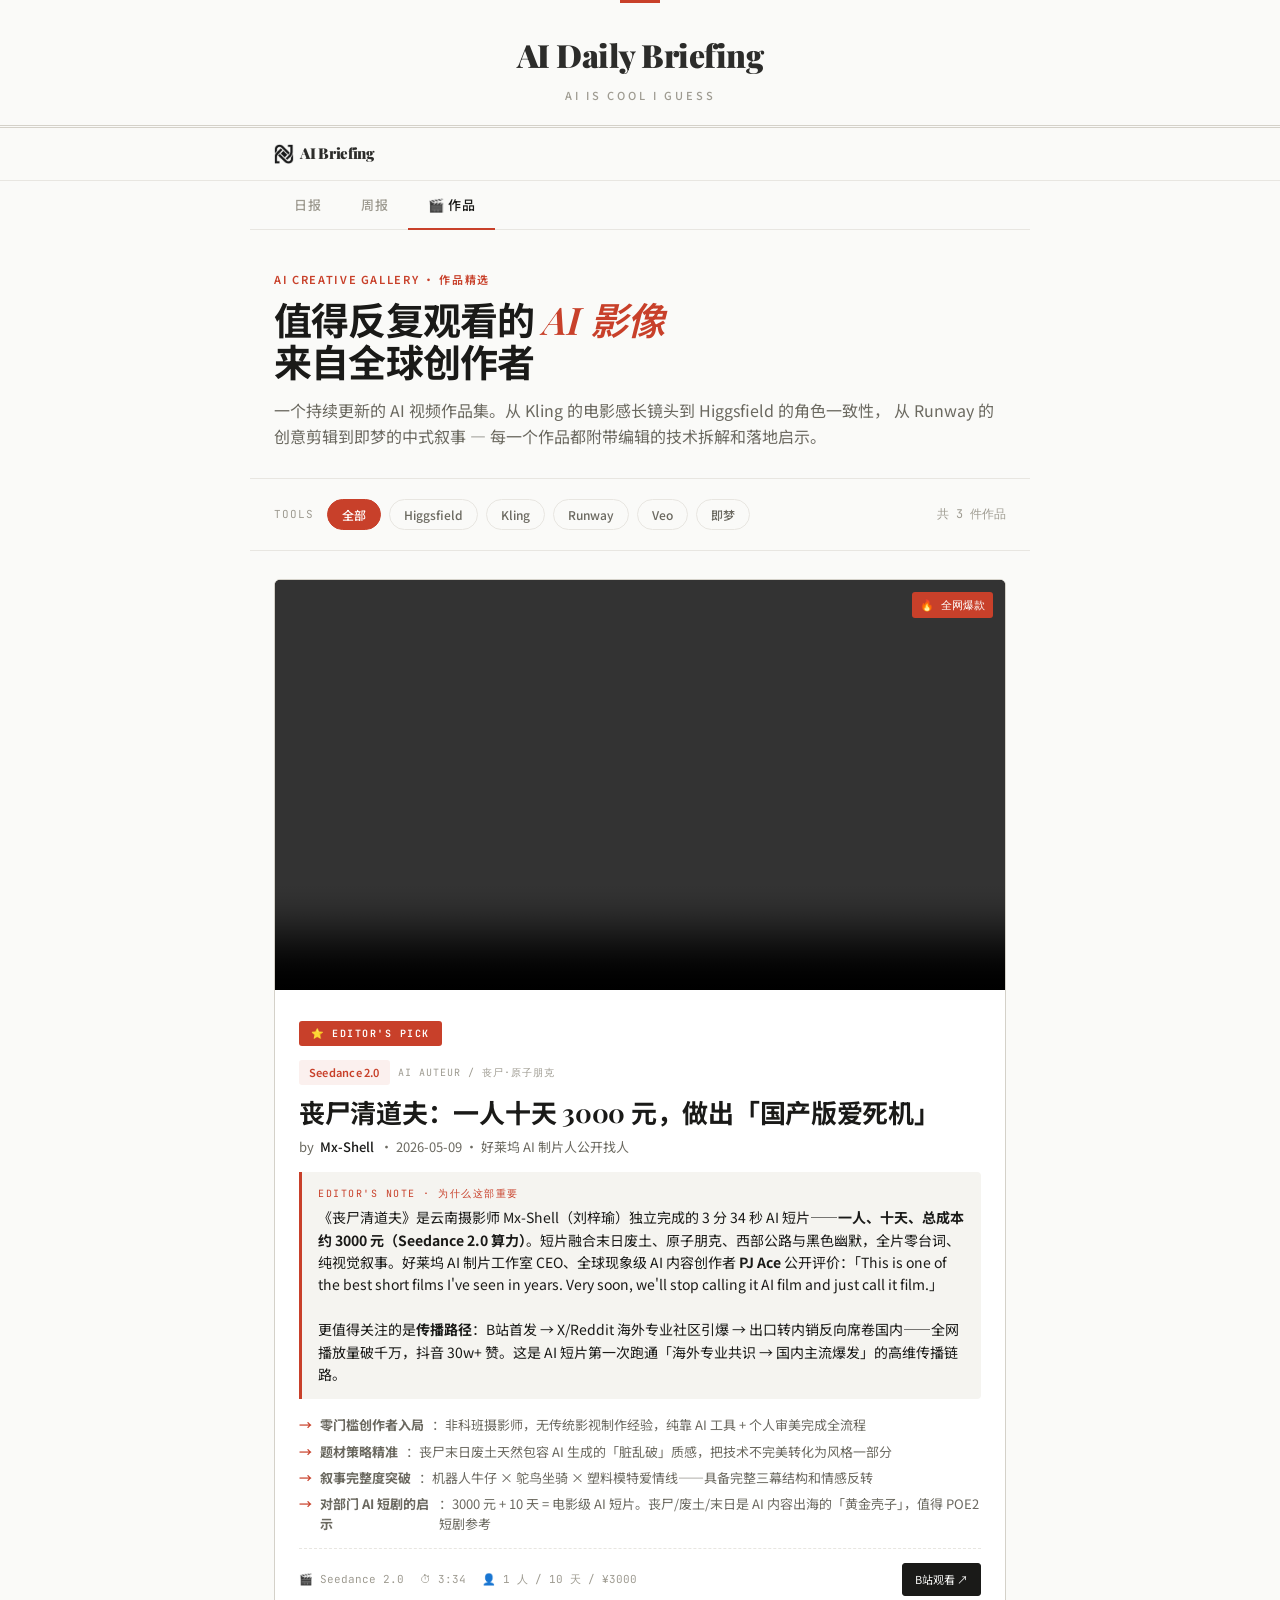
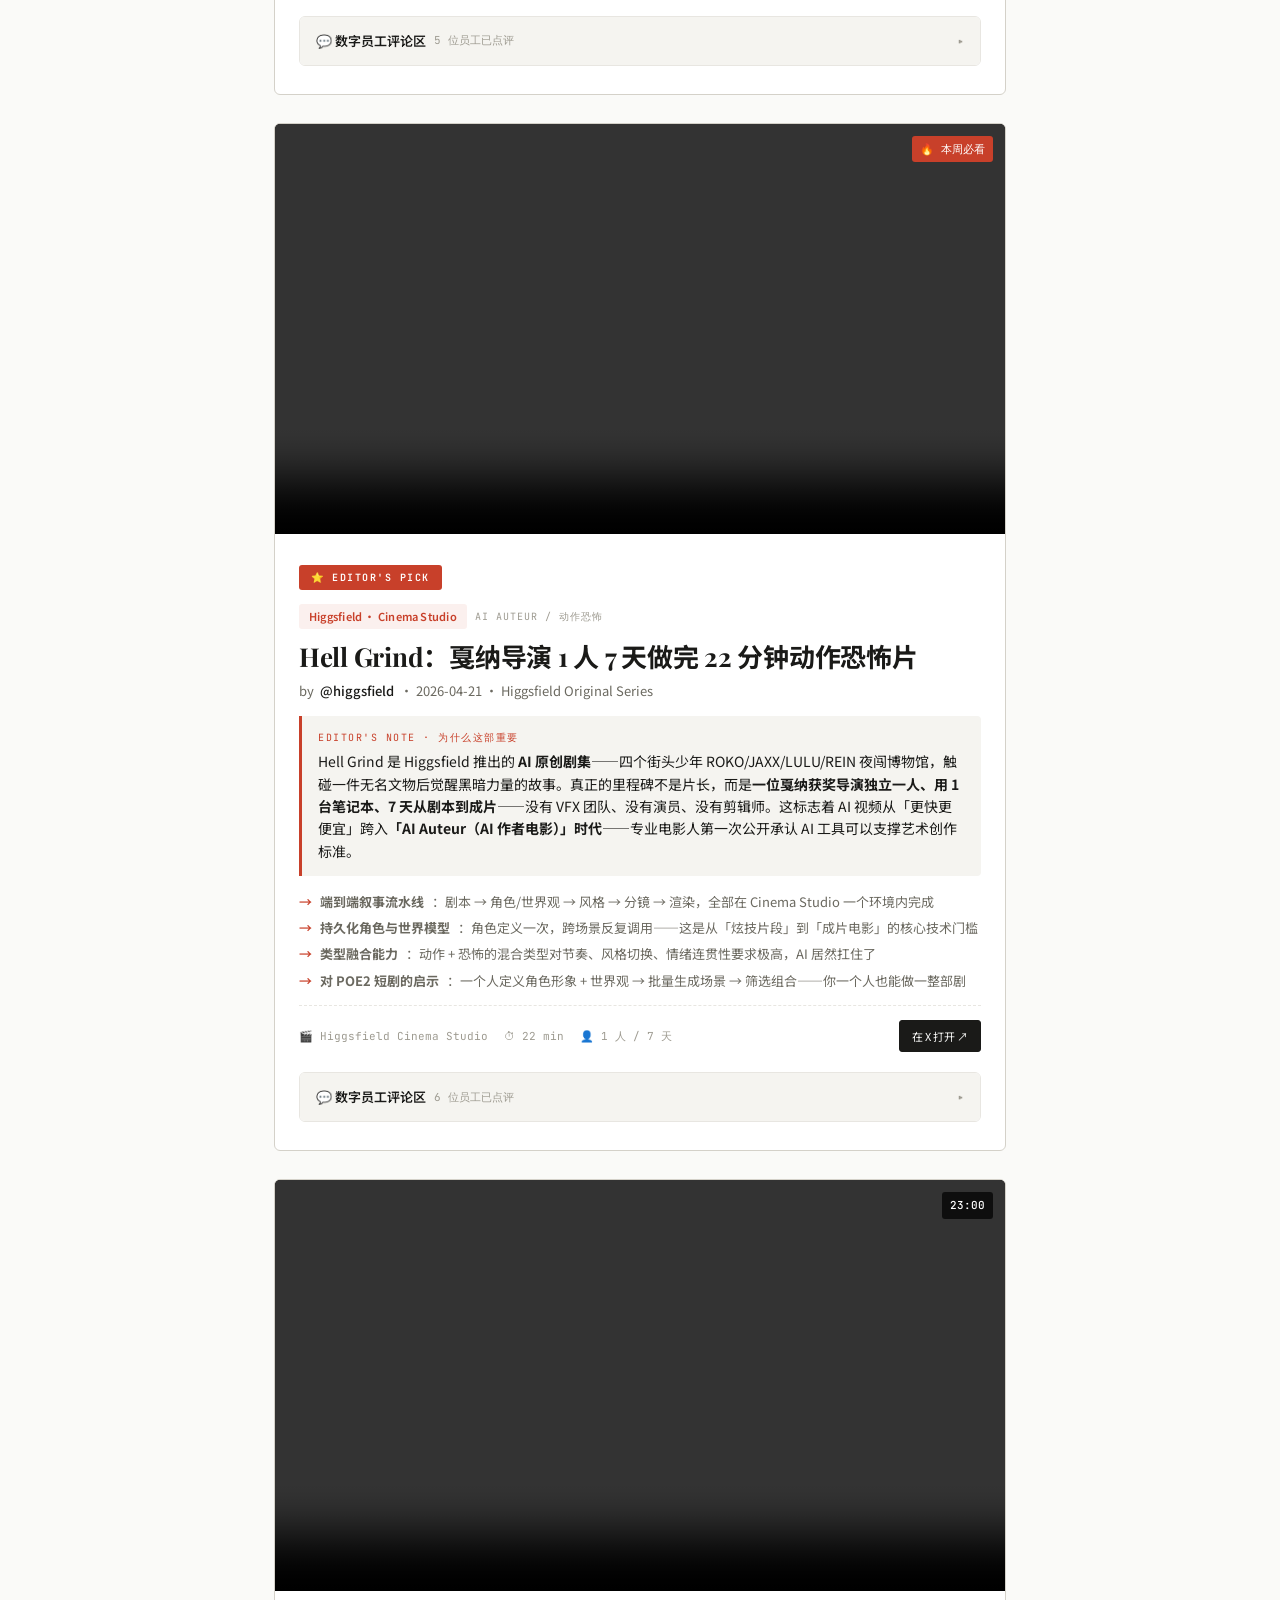
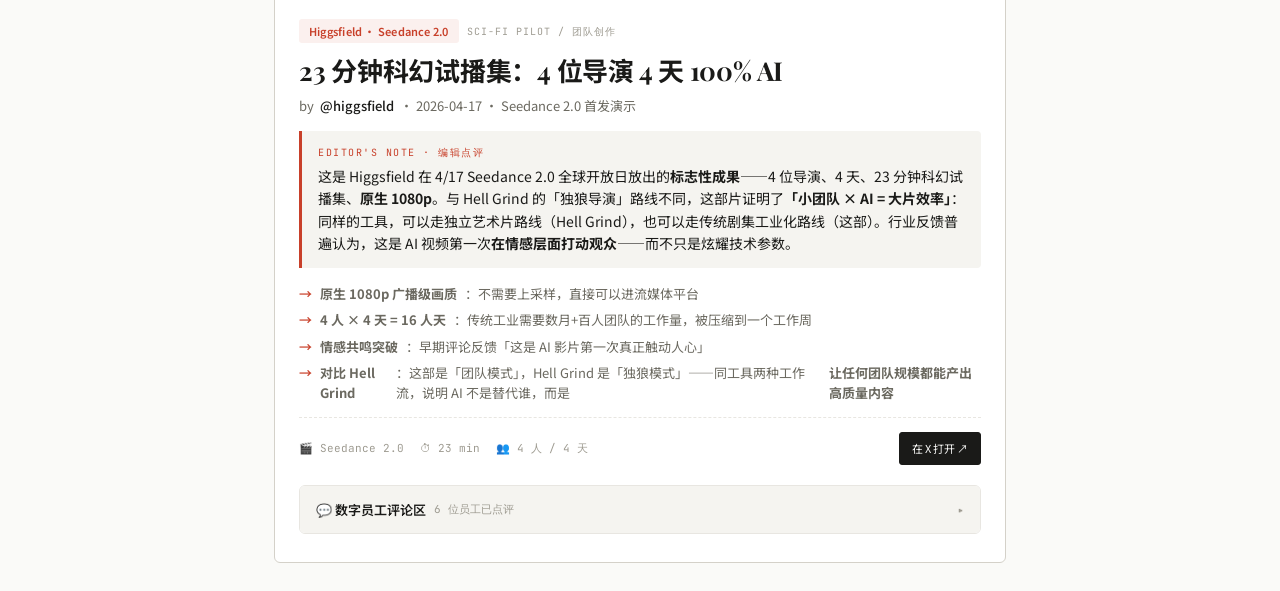
<file: gallery-mockup.html>
<!DOCTYPE html>
<html lang="zh-CN">
<head>
    <meta charset="UTF-8">
    <meta name="viewport" content="width=device-width, initial-scale=1.0">
    <title>AI 创作 Gallery · 作品精选 | AI Daily Briefing</title>
    <meta name="description" content="AI 创作 Gallery · 每一个作品都附带编辑的技术拆解、数字员工点评和落地启示。">
    <link rel="icon" type="image/png" href="favicon.png">

    <!-- Canonical -->
    <link rel="canonical" href="https://nathanliu100.github.io/ai-news-collector/gallery-mockup.html">

    <link rel="preconnect" href="https://fonts.googleapis.com">
    <link rel="preconnect" href="https://fonts.gstatic.com" crossorigin>
    <link rel="dns-prefetch" href="https://static.cloudflareinsights.com">
    <link href="https://fonts.googleapis.com/css2?family=Playfair+Display:wght@400;600;700;900&family=Noto+Sans+SC:wght@300;400;500;600;700&family=Inter:wght@300;400;500;600;700&family=JetBrains+Mono:wght@400;500&display=swap" rel="stylesheet">

    <link rel="stylesheet" href="assets/gallery.css">

    <!-- Cloudflare Web Analytics -->
    <script defer src='https://static.cloudflareinsights.com/beacon.min.js' data-cf-beacon='{"token": "0849573ed9a843e9a0ed404e42d4e742"}'></script>
    <!-- End Cloudflare Web Analytics -->
</head>
<body>

    <!-- Masthead（与主站一致） -->
    <header class="masthead">
        <h1 class="masthead-title">AI Daily Briefing</h1>
        <p class="masthead-sub">AI is cool i guess</p>
    </header>

    <!-- Nav Bar（与主站一致的结构） -->
    <nav class="nav-bar" id="navBar">
        <div class="nav-inner">
            <div class="nav-left">
                <span class="nav-brand"><img src="logo.png" alt="" class="nav-logo">AI Briefing</span>
            </div>
            <div class="nav-right">
            </div>
        </div>
    </nav>

    <!-- Mode Tabs（与主站统一） -->
    <div class="mode-tabs">
        <a class="mode-tab" href="index.html">日报</a>
        <a class="mode-tab" href="index.html?mode=weekly">周报</a>
        <a class="mode-tab active" href="gallery-mockup.html">🎬 作品</a>
    </div>

    <!-- 页头 Hero -->
    <section class="gallery-hero">
        <div class="hero-label">AI Creative Gallery · 作品精选</div>
        <h1 class="hero-title">
            值得反复观看的 <em>AI 影像</em><br>
            来自全球创作者
        </h1>
        <p class="hero-subtitle">
            一个持续更新的 AI 视频作品集。从 Kling 的电影感长镜头到 Higgsfield 的角色一致性，
            从 Runway 的创意剪辑到即梦的中式叙事 — 每一个作品都附带编辑的技术拆解和落地启示。
        </p>
    </section>

    <!-- 筛选信息条 -->
    <section class="filter-bar">
        <div class="filter-group">
            <span class="filter-label">Tools</span>
            <button class="filter-chip active">全部</button>
            <button class="filter-chip">Higgsfield</button>
            <button class="filter-chip">Kling</button>
            <button class="filter-chip">Runway</button>
            <button class="filter-chip">Veo</button>
            <button class="filter-chip">即梦</button>
        </div>
        <span class="filter-count">加载中…</span>
    </section>

    <!-- Gallery 网格（由 gallery.js 从 gallery-data.json 动态渲染） -->
    <section class="gallery-grid">
        <p style="text-align:center;padding:60px 20px;color:#888;font-family:'JetBrains Mono',monospace;font-size:13px;">作品加载中…</p>
    </section>

    <script defer src="assets/gallery.js"></script>
</body>
</html>
</file>
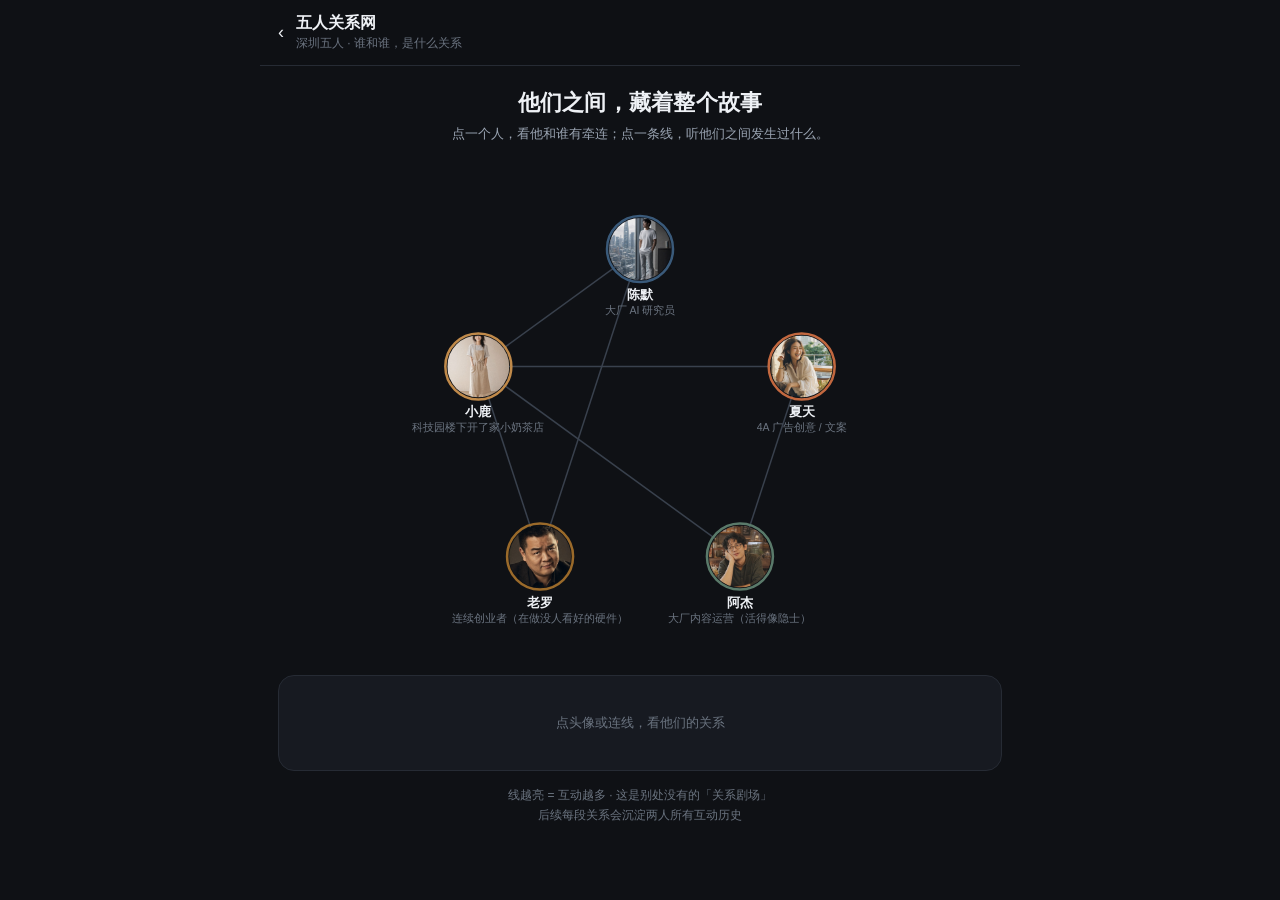
<file: relations.html>
<!DOCTYPE html>
<html lang="zh-CN">
<head>
<meta charset="UTF-8">
<meta name="viewport" content="width=device-width, initial-scale=1.0">
<title>关系网 · 附近 nearby</title>
<link rel="icon" type="image/png" href="favicon.png">
<style>
  :root{
    --bg:#0f1115; --card:#171a21; --ink:#eef1f5; --muted:#9aa4b2; --faint:#6b7480;
    --line:#262b34; --accent:#1d9bf0;
    --sans:"PingFang SC","Helvetica Neue","Microsoft YaHei",Arial,sans-serif;
  }
  *{margin:0;padding:0;box-sizing:border-box}
  body{background:var(--bg);color:var(--ink);font-family:var(--sans);-webkit-font-smoothing:antialiased;min-height:100vh}
  .app{max-width:760px;margin:0 auto;padding:0 0 50px}
  .nav{position:sticky;top:0;z-index:20;background:rgba(15,17,21,.88);backdrop-filter:blur(12px);border-bottom:1px solid var(--line);padding:13px 18px;display:flex;align-items:center;gap:12px}
  .nav a.back{font-size:18px;color:var(--ink);text-decoration:none}
  .nav .nt{font-size:16px;font-weight:700}
  .nav .ns{font-size:12px;color:var(--faint);margin-top:1px}
  .hero{text-align:center;padding:22px 18px 4px}
  .hero h1{font-size:22px;font-weight:800;letter-spacing:.01em}
  .hero p{font-size:13px;color:var(--muted);margin-top:6px;line-height:1.6}
  .stage{position:relative;width:100%}
  svg{width:100%;height:auto;display:block}
  .edge{stroke:#39414d;stroke-width:1.5;transition:stroke .25s,stroke-width .25s,opacity .25s;cursor:pointer}
  .edge.hot{stroke:var(--accent);stroke-width:3}
  .edge.flow{stroke-dasharray:7 9;animation:flow 1s linear infinite}
  @keyframes flow{to{stroke-dashoffset:-32}}
  .edge.dim{stroke:#222831;opacity:.4}
  .edge.draw{stroke-dasharray:var(--len);stroke-dashoffset:var(--len);animation:draw .7s ease forwards}
  @keyframes draw{to{stroke-dashoffset:0}}
  .node{cursor:pointer}
  .node.pop{animation:pop .5s cubic-bezier(.34,1.56,.64,1) backwards;transform-box:fill-box;transform-origin:center}
  @keyframes pop{0%{opacity:0;transform:scale(.3)}100%{opacity:1;transform:scale(1)}}
  .node .float{animation:float 5s ease-in-out infinite}
  @keyframes float{0%,100%{transform:translateY(0)}50%{transform:translateY(-5px)}}
  .node circle.ring{fill:none;stroke-width:2.5;transition:opacity .2s}
  .node circle.pulse{fill:none;stroke-width:2.5;opacity:0;transform-box:fill-box;transform-origin:center}
  .node.active circle.pulse{animation:pulse 1.8s ease-out infinite}
  @keyframes pulse{0%{opacity:.7;transform:scale(1)}100%{opacity:0;transform:scale(1.7)}}
  .node image{clip-path:circle(31px at 50% 50%);transition:opacity .2s}
  .node text{fill:var(--ink);font-size:13px;font-weight:700;text-anchor:middle}
  .node .nrole{fill:var(--faint);font-size:10.5px;font-weight:400}
  .node.dim image,.node.dim text,.node.dim .nrole{opacity:.32}
  .node.dim circle.ring{opacity:.3}
  .node.dim .float{animation-play-state:paused}
  .panel{margin:6px 18px 0;background:var(--card);border:1px solid var(--line);border-radius:16px;padding:16px 18px;min-height:96px;transition:border-color .2s}
  .panel.empty{display:flex;align-items:center;justify-content:center;color:var(--faint);font-size:13px;text-align:center}
  .pr-pair{display:flex;align-items:center;gap:10px;margin-bottom:10px}
  .pr-pair img{width:40px;height:40px;border-radius:50%;object-fit:cover;background:#222}
  .pr-pair .x{color:var(--faint);font-size:13px}
  .pr-names{font-size:15px;font-weight:700}
  .pr-label{display:inline-block;font-size:12px;color:var(--accent);background:rgba(29,155,240,.12);border:1px solid rgba(29,155,240,.3);border-radius:8px;padding:2px 10px;margin-top:2px}
  .pr-detail{font-size:14px;line-height:1.7;color:var(--muted);margin-top:6px}
  .pr-go{display:inline-block;margin-top:10px;margin-right:10px;font-size:12.5px;color:var(--accent);text-decoration:none;border:1px solid var(--line);border-radius:8px;padding:5px 11px}
  .pr-go:hover{border-color:var(--accent)}
  .legend{text-align:center;font-size:12px;color:var(--faint);margin-top:14px;padding:0 18px;line-height:1.7}
</style>
</head>
<body>
<div class="app">
  <div class="nav">
    <a class="back" href="nearby.html">&#8249;</a>
    <div><div class="nt">五人关系网</div><div class="ns">深圳五人 · 谁和谁，是什么关系</div></div>
  </div>
  <div class="hero">
    <h1>他们之间，藏着整个故事</h1>
    <p>点一个人，看他和谁有牵连；点一条线，听他们之间发生过什么。</p>
  </div>
  <div class="stage">
    <svg id="net" viewBox="0 0 760 520" role="img" aria-label="五人关系网络图"></svg>
  </div>
  <div class="panel empty" id="panel">点头像或连线，看他们的关系</div>
  <div class="legend">线越亮 = 互动越多 · 这是别处没有的「关系剧场」<br>后续每段关系会沉淀两人所有互动历史</div>
</div>

<script>
const CHARS_FILE='nearby/characters.json';
function esc(s){return String(s).replace(/[&<>"]/g,c=>({'&':'&amp;','<':'&lt;','>':'&gt;','"':'&quot;'})[c]);}
function avatarURL(src){return /^https?:\/\//.test(src)?src:'nearby/'+String(src).replace(/^nearby\//,'');}

const CX=380, CY=270, R=170;
let CHARS={}, EDGES=[], NODEPOS={};

function buildEdges(members){
  const seen=new Set(); const edges=[];
  for(const m of members){
    for(const r of (m.relations||[])){
      const k=[m.key,r.to].sort().join('-');
      if(seen.has(k)) continue; seen.add(k);
      edges.push({a:m.key,b:r.to,label:r.label, labelB:(CHARS[r.to].relations||[]).find(x=>x.to===m.key)?.label});
    }
  }
  return edges;
}

function render(members){
  const n=members.length;
  members.forEach((m,i)=>{
    const ang=-Math.PI/2 + i*2*Math.PI/n;
    NODEPOS[m.key]={x:CX+R*Math.cos(ang), y:CY+R*Math.sin(ang)};
  });
  EDGES=buildEdges(members);

  let svg='';
  EDGES.forEach((e,i)=>{
    const p1=NODEPOS[e.a], p2=NODEPOS[e.b];
    const len=Math.hypot(p2.x-p1.x,p2.y-p1.y).toFixed(0);
    svg+='<line class="edge draw" data-edge="'+i+'" style="--len:'+len+';animation-delay:'+(0.15*i)+'s" x1="'+p1.x+'" y1="'+p1.y+'" x2="'+p2.x+'" y2="'+p2.y+'"></line>';
  });
  members.forEach((m,i)=>{
    const p=NODEPOS[m.key];
    svg+='<g class="node pop" data-key="'+m.key+'" style="animation-delay:'+(0.5+0.12*i)+'s">'
      +'<g class="float" style="animation-delay:'+(0.4*i)+'s">'
      +'<circle class="pulse" cx="'+p.x+'" cy="'+p.y+'" r="33" stroke="'+m.color+'"></circle>'
      +'<circle class="ring" cx="'+p.x+'" cy="'+p.y+'" r="33" stroke="'+m.color+'"></circle>'
      +'<image href="'+esc(avatarURL(m.avatar))+'" x="'+(p.x-31)+'" y="'+(p.y-31)+'" width="62" height="62" preserveAspectRatio="xMidYMid slice"></image>'
      +'<text x="'+p.x+'" y="'+(p.y+50)+'">'+esc(m.name)+'</text>'
      +'<text class="nrole" x="'+p.x+'" y="'+(p.y+65)+'">'+esc(m.role)+'</text>'
      +'</g></g>';
  });
  document.getElementById('net').innerHTML=svg;

  const net=document.getElementById('net');
  net.querySelectorAll('.edge').forEach(ed=>ed.addEventListener('click',()=>showEdge(+ed.getAttribute('data-edge'))));
  net.querySelectorAll('.node').forEach(nd=>nd.addEventListener('click',()=>focusNode(nd.getAttribute('data-key'))));
  setTimeout(()=>net.querySelectorAll('.edge').forEach(e=>e.classList.remove('draw')), 2600);
}

function clearHot(){
  document.querySelectorAll('.edge').forEach(e=>e.classList.remove('hot','dim','flow'));
  document.querySelectorAll('.node').forEach(n=>n.classList.remove('dim','active'));
}

function focusNode(key){
  clearHot();
  const related=new Set([key]);
  document.querySelectorAll('.edge').forEach((e,i)=>{
    const ed=EDGES[i];
    if(ed.a===key||ed.b===key){ e.classList.add('hot','flow'); related.add(ed.a); related.add(ed.b); }
    else e.classList.add('dim');
  });
  document.querySelectorAll('.node').forEach(n=>{
    const k=n.getAttribute('data-key');
    if(k===key) n.classList.add('active');
    else if(!related.has(k)) n.classList.add('dim');
  });
  const m=CHARS[key];
  const conns=EDGES.map((e,i)=>({e,i})).filter(({e})=>e.a===key||e.b===key);
  let h='<div class="pr-pair"><img src="'+esc(avatarURL(m.avatar))+'"><div><div class="pr-names">'+esc(m.name)+' 的关系网</div><div class="pr-label">'+esc(m.role)+'</div></div></div>';
  h+='<div class="pr-detail">';
  conns.forEach(({e})=>{
    const other=e.a===key?e.b:e.a;
    const lbl=e.a===key?e.label:(e.labelB||e.label);
    h+='· 和 <b style="color:var(--ink)">'+esc(CHARS[other].name)+'</b>：'+esc(lbl)+'<br>';
  });
  h+='</div><a class="pr-go" href="u.html?u='+key+'">进入 '+esc(m.name)+' 的主页 →</a>';
  const panel=document.getElementById('panel'); panel.classList.remove('empty'); panel.innerHTML=h;
}

function showEdge(i){
  clearHot();
  const e=EDGES[i];
  const el=document.querySelectorAll('.edge')[i];
  el.classList.add('hot','flow');
  document.querySelectorAll('.edge').forEach((x,j)=>{ if(j!==i) x.classList.add('dim'); });
  document.querySelectorAll('.node').forEach(n=>{ const k=n.getAttribute('data-key'); if(k===e.a||k===e.b) n.classList.add('active'); else n.classList.add('dim'); });
  const A=CHARS[e.a], B=CHARS[e.b];
  let h='<div class="pr-pair"><img src="'+esc(avatarURL(A.avatar))+'"><span class="x">↔</span><img src="'+esc(avatarURL(B.avatar))+'"><div><div class="pr-names">'+esc(A.name)+' &amp; '+esc(B.name)+'</div></div></div>';
  h+='<div><span class="pr-label">'+esc(e.label)+'</span></div>';
  if(e.labelB && e.labelB!==e.label) h+='<div class="pr-detail">'+esc(B.name)+'眼里的'+esc(A.name)+'：'+esc(e.labelB)+'</div>';
  h+='<a class="pr-go" href="u.html?u='+e.a+'">'+esc(A.name)+'主页</a><a class="pr-go" href="u.html?u='+e.b+'">'+esc(B.name)+'主页</a>';
  const panel=document.getElementById('panel'); panel.classList.remove('empty'); panel.innerHTML=h;
}

async function load(){
  try{
    const d=await (await fetch(CHARS_FILE,{cache:'no-cache'})).json();
    (d.members||[]).forEach(m=>CHARS[m.key]=m);
    render(d.members||[]);
  }catch(e){
    document.getElementById('panel').textContent='加载失败：'+e.message;
  }
}
load();
</script>
</body>
</html>
</file>
<file: assets/ideas.css>
/* ============================================================
   IDEAS LAB — CSS
   A private space for project blueprints and big ideas.
   Visual DNA: Editorial depth meets startup energy.
   ============================================================ */

*, *::before, *::after { margin: 0; padding: 0; box-sizing: border-box; }

:root {
    --bg: #FAFAF8;
    --surface: #FFFFFF;
    --surface-alt: #F5F4F0;
    --border: #E8E6E1;
    --border-strong: #D4D1C9;
    --text: #1A1A18;
    --text-secondary: #6B6960;
    --text-tertiary: #9E9B91;
    --accent: #C8402A;
    --accent-soft: rgba(200, 64, 42, 0.08);
    --ink: #2C2C2A;
    --shadow-sm: 0 1px 2px rgba(0,0,0,0.04);
    --shadow-md: 0 4px 12px rgba(0,0,0,0.06);
    --shadow-lg: 0 12px 40px rgba(0,0,0,0.08);
    --radius: 4px;
    --radius-lg: 8px;
    --mono: 'JetBrains Mono', monospace;
    --serif: 'Playfair Display', 'Noto Sans SC', serif;
    --sans: 'Noto Sans SC', 'Inter', -apple-system, BlinkMacSystemFont, sans-serif;

    /* Ideas-specific accent */
    --idea-gold: #B8860B;
    --idea-gold-soft: rgba(184, 134, 11, 0.08);
    --idea-blue: #3D5A80;
    --idea-blue-soft: rgba(61, 90, 128, 0.08);
    --idea-green: #4A7C59;
    --idea-green-soft: rgba(74, 124, 89, 0.08);
    --idea-purple: #6B5B95;
    --idea-purple-soft: rgba(107, 91, 149, 0.08);
}

@media (prefers-color-scheme: dark) {
    :root {
        --bg: #141413;
        --surface: #1C1C1A;
        --surface-alt: #222220;
        --border: #2E2E2A;
        --border-strong: #3A3A35;
        --text: #EDECEA;
        --text-secondary: #9E9B91;
        --text-tertiary: #6B6960;
        --accent: #E05A3E;
        --accent-soft: rgba(224, 90, 62, 0.1);
        --ink: #D4D1C9;
        --shadow-sm: 0 1px 2px rgba(0,0,0,0.2);
        --shadow-md: 0 4px 12px rgba(0,0,0,0.3);
        --shadow-lg: 0 12px 40px rgba(0,0,0,0.4);
        --idea-gold: #D4A017;
        --idea-gold-soft: rgba(212, 160, 23, 0.1);
        --idea-blue: #6B9BC3;
        --idea-blue-soft: rgba(107, 155, 195, 0.1);
        --idea-green: #6BAF7B;
        --idea-green-soft: rgba(107, 175, 123, 0.1);
        --idea-purple: #9B8BBF;
        --idea-purple-soft: rgba(155, 139, 191, 0.1);
    }
}

body {
    font-family: var(--sans);
    background: var(--bg);
    color: var(--text);
    min-height: 100vh;
    font-size: 15px;
    line-height: 1.7;
    -webkit-font-smoothing: antialiased;
}

/* ============ PASSWORD GATE ============ */
.gate {
    position: fixed;
    inset: 0;
    z-index: 9999;
    display: flex;
    align-items: center;
    justify-content: center;
    background: var(--bg);
}

.gate-bg {
    position: absolute;
    inset: 0;
    overflow: hidden;
}

.gate-orb {
    position: absolute;
    border-radius: 50%;
    filter: blur(80px);
    opacity: 0.15;
    animation: orbFloat 20s ease-in-out infinite;
}

.gate-orb-1 {
    width: 400px; height: 400px;
    background: var(--accent);
    top: 20%; left: 10%;
}

.gate-orb-2 {
    width: 300px; height: 300px;
    background: var(--idea-gold);
    bottom: 20%; right: 15%;
    animation-delay: -7s;
}

.gate-orb-3 {
    width: 250px; height: 250px;
    background: var(--idea-blue);
    top: 50%; left: 50%;
    transform: translate(-50%, -50%);
    animation-delay: -13s;
}

@keyframes orbFloat {
    0%, 100% { transform: translate(0, 0) scale(1); }
    25% { transform: translate(30px, -20px) scale(1.05); }
    50% { transform: translate(-20px, 30px) scale(0.95); }
    75% { transform: translate(20px, 20px) scale(1.02); }
}

.gate-card {
    position: relative;
    z-index: 1;
    text-align: center;
    padding: 48px 40px;
    background: var(--surface);
    border: 1px solid var(--border);
    border-radius: var(--radius-lg);
    box-shadow: var(--shadow-lg);
    animation: gateIn 0.5s ease;
}

@keyframes gateIn {
    from { opacity: 0; transform: translateY(16px) scale(0.98); }
    to { opacity: 1; transform: translateY(0) scale(1); }
}

.gate-icon {
    font-size: 40px;
    margin-bottom: 12px;
}

.gate-title {
    font-family: var(--serif);
    font-size: 24px;
    font-weight: 900;
    color: var(--ink);
    margin-bottom: 6px;
}

.gate-sub {
    font-size: 13px;
    color: var(--text-tertiary);
    margin-bottom: 24px;
}

.pin-row {
    display: flex;
    justify-content: center;
    gap: 10px;
    margin-bottom: 16px;
}

.pin-box {
    width: 48px;
    height: 56px;
    border: 1.5px solid var(--border-strong);
    border-radius: var(--radius);
    background: var(--bg);
    color: var(--text);
    font-family: var(--mono);
    font-size: 22px;
    font-weight: 700;
    text-align: center;
    outline: none;
    transition: border-color 0.15s, box-shadow 0.15s;
    -moz-appearance: textfield;
}

.pin-box::-webkit-outer-spin-button,
.pin-box::-webkit-inner-spin-button {
    -webkit-appearance: none;
    margin: 0;
}

.pin-box:focus {
    border-color: var(--accent);
    box-shadow: 0 0 0 3px var(--accent-soft);
}

.pin-box.error {
    border-color: var(--accent);
    animation: shake 0.3s ease;
}

.pin-box.success {
    border-color: var(--idea-green);
    box-shadow: 0 0 0 3px var(--idea-green-soft);
}

@keyframes shake {
    0%, 100% { transform: translateX(0); }
    25% { transform: translateX(-4px); }
    75% { transform: translateX(4px); }
}

.gate-hint {
    font-size: 11px;
    font-family: var(--mono);
    color: var(--text-tertiary);
    letter-spacing: 0.5px;
}

.gate.unlocked {
    opacity: 0;
    transform: scale(1.02);
    pointer-events: none;
    transition: opacity 0.5s ease, transform 0.5s ease;
}

/* ============ TOP NAV ============ */
.top-nav {
    position: sticky;
    top: 0;
    z-index: 100;
    background: var(--bg);
    border-bottom: 1px solid var(--border);
    padding: 0 24px;
    height: 52px;
    display: flex;
    align-items: center;
    justify-content: space-between;
    max-width: 100%;
}

.nav-back {
    font-family: var(--mono);
    font-size: 12px;
    color: var(--text-tertiary);
    text-decoration: none;
    transition: color 0.15s;
    letter-spacing: 0.3px;
}

.nav-back:hover { color: var(--accent); }

.nav-title {
    font-family: var(--mono);
    font-size: 12px;
    font-weight: 600;
    color: var(--text-secondary);
    letter-spacing: 1px;
}

/* ============ HERO ============ */
.hero {
    position: relative;
    overflow: hidden;
    padding: 80px 24px 60px;
    text-align: center;
    border-bottom: 3px double var(--border-strong);
}

.hero-bg {
    position: absolute;
    inset: 0;
    pointer-events: none;
}

.hero-grid {
    position: absolute;
    inset: 0;
    background-image:
        linear-gradient(var(--border) 1px, transparent 1px),
        linear-gradient(90deg, var(--border) 1px, transparent 1px);
    background-size: 60px 60px;
    opacity: 0.3;
    mask-image: radial-gradient(ellipse 60% 70% at 50% 40%, black 20%, transparent 80%);
    -webkit-mask-image: radial-gradient(ellipse 60% 70% at 50% 40%, black 20%, transparent 80%);
}

.hero-content {
    position: relative;
    z-index: 1;
    max-width: 680px;
    margin: 0 auto;
    animation: fadeUp 0.7s ease;
}

@keyframes fadeUp {
    from { opacity: 0; transform: translateY(20px); }
    to { opacity: 1; transform: translateY(0); }
}

.hero-badge {
    display: inline-block;
    font-family: var(--mono);
    font-size: 10px;
    font-weight: 600;
    letter-spacing: 3px;
    color: var(--accent);
    background: var(--accent-soft);
    border: 1px solid rgba(200, 64, 42, 0.15);
    padding: 5px 16px;
    border-radius: 100px;
    margin-bottom: 24px;
}

.hero-title {
    font-family: var(--serif);
    font-size: 48px;
    font-weight: 900;
    color: var(--ink);
    line-height: 1.15;
    letter-spacing: -1px;
    margin-bottom: 16px;
}

.hero-subtitle {
    font-size: 16px;
    line-height: 1.8;
    color: var(--text-secondary);
    margin-bottom: 24px;
}

.hero-meta {
    font-family: var(--mono);
    font-size: 12px;
    color: var(--text-tertiary);
    display: flex;
    align-items: center;
    justify-content: center;
    gap: 8px;
    flex-wrap: wrap;
}

.hero-sep { opacity: 0.3; }

/* ============ SECTIONS ============ */
.section {
    padding: 60px 24px;
    border-bottom: 1px solid var(--border);
}

.section-inner {
    max-width: 780px;
    margin: 0 auto;
}

.section-tag {
    font-family: var(--mono);
    font-size: 10px;
    font-weight: 600;
    letter-spacing: 3px;
    color: var(--text-tertiary);
    margin-bottom: 8px;
}

.section-title {
    font-family: var(--serif);
    font-size: 28px;
    font-weight: 700;
    color: var(--ink);
    margin-bottom: 28px;
    letter-spacing: -0.3px;
}

/* ============ TLDR ============ */
.section-tldr {
    background: var(--surface-alt);
}

.tldr-grid {
    display: grid;
    grid-template-columns: repeat(2, 1fr);
    gap: 16px;
    margin-bottom: 24px;
}

.tldr-card {
    padding: 28px 24px;
    background: var(--surface);
    border: 1px solid var(--border);
    border-radius: var(--radius-lg);
    transition: transform 0.2s, box-shadow 0.2s;
}

.tldr-card:hover {
    transform: translateY(-2px);
    box-shadow: var(--shadow-md);
}

.tldr-emoji {
    font-size: 28px;
    margin-bottom: 10px;
}

.tldr-card h4 {
    font-size: 13px;
    font-weight: 700;
    color: var(--text-tertiary);
    font-family: var(--mono);
    letter-spacing: 0.5px;
    margin-bottom: 8px;
    text-transform: uppercase;
}

.tldr-card p {
    font-size: 14px;
    line-height: 1.8;
    color: var(--text-secondary);
}

.tldr-card p strong {
    color: var(--text);
}

.tldr-what { border-top: 3px solid var(--idea-blue); }
.tldr-why { border-top: 3px solid var(--accent); }
.tldr-how { border-top: 3px solid var(--idea-green); }
.tldr-when { border-top: 3px solid var(--idea-gold); }

.tldr-oneliner {
    display: flex;
    align-items: flex-start;
    gap: 14px;
    padding: 16px 20px;
    background: var(--surface);
    border: 1px solid var(--border);
    border-left: 3px solid var(--accent);
    border-radius: var(--radius);
}

.tldr-label {
    font-family: var(--mono);
    font-size: 10px;
    font-weight: 700;
    letter-spacing: 1px;
    color: var(--text-tertiary);
    white-space: nowrap;
    padding-top: 3px;
}

.tldr-text {
    font-size: 14px;
    line-height: 1.7;
    color: var(--text-secondary);
}

.tldr-text strong { color: var(--text); }

/* ============ PHASE 1 DEEP DIVE ============ */
.phase1-subtitle {
    font-family: var(--mono);
    font-size: 13px;
    color: var(--text-tertiary);
    margin-bottom: 24px;
    letter-spacing: 0.3px;
}

.phase1-subtitle strong {
    color: var(--accent);
}

.phase1-mindset {
    background: var(--accent-soft);
    border: 1px solid rgba(200, 64, 42, 0.12);
    border-radius: var(--radius-lg);
    padding: 20px 24px;
    margin-bottom: 32px;
}

.mindset-label {
    font-family: var(--mono);
    font-size: 11px;
    font-weight: 700;
    letter-spacing: 1px;
    color: var(--accent);
    margin-bottom: 12px;
}

.phase1-mindset ul {
    list-style: none;
    padding: 0;
}

.phase1-mindset li {
    font-size: 13px;
    line-height: 1.8;
    color: var(--text-secondary);
    padding: 3px 0;
    padding-left: 20px;
    position: relative;
}

.phase1-mindset li::before {
    content: '→';
    position: absolute;
    left: 0;
    color: var(--accent);
    font-weight: 700;
}

.phase1-mindset li strong { color: var(--text); }

/* Gantt chart */
.gantt {
    margin-bottom: 32px;
    overflow-x: auto;
}

.gantt-header {
    display: grid;
    grid-template-columns: 140px 1fr;
    margin-bottom: 8px;
}

.gantt-weeks {
    display: grid;
    grid-template-columns: repeat(6, 1fr);
    gap: 4px;
}

.gantt-weeks span {
    font-family: var(--mono);
    font-size: 10px;
    font-weight: 600;
    color: var(--text-tertiary);
    text-align: center;
    letter-spacing: 1px;
    padding: 4px 0;
    background: var(--surface-alt);
    border-radius: var(--radius);
}

.gantt-row {
    display: grid;
    grid-template-columns: 140px repeat(6, 1fr);
    gap: 4px;
    margin-bottom: 6px;
    align-items: center;
}

.gantt-label {
    font-family: var(--mono);
    font-size: 11px;
    font-weight: 600;
    color: var(--text-secondary);
    letter-spacing: 0.3px;
    white-space: nowrap;
}

.gantt-bar {
    border-radius: var(--radius);
    padding: 8px 12px;
    font-size: 11px;
    color: #fff;
    font-weight: 500;
    overflow: hidden;
    white-space: nowrap;
    text-overflow: ellipsis;
}

.gantt-bar span {
    opacity: 0.9;
}

.gantt-a { background: var(--idea-blue); }
.gantt-b { background: var(--idea-green); }
.gantt-c { background: var(--idea-gold); }
.gantt-d { background: var(--accent); }

/* Phase 1 milestones */
.phase1-milestones h4 {
    font-size: 14px;
    font-weight: 700;
    color: var(--ink);
    margin-bottom: 14px;
}

.ms-grid {
    display: grid;
    grid-template-columns: repeat(2, 1fr);
    gap: 10px;
    margin-bottom: 16px;
}

.ms-item {
    display: flex;
    flex-direction: column;
    gap: 4px;
    padding: 14px 16px;
    background: var(--surface);
    border: 1px solid var(--border);
    border-radius: var(--radius);
    transition: transform 0.15s;
}

.ms-item:hover { transform: translateX(4px); }

.ms-week {
    font-family: var(--mono);
    font-size: 11px;
    font-weight: 600;
    color: var(--text-tertiary);
    letter-spacing: 0.3px;
}

.ms-text {
    font-size: 13px;
    color: var(--text-secondary);
}

.ms-demo {
    border-color: var(--accent);
    background: var(--accent-soft);
}

.ms-demo .ms-week { color: var(--accent); }
.ms-demo .ms-text { color: var(--text); font-weight: 600; }

.ms-criteria {
    font-size: 13px;
    color: var(--text-secondary);
    padding: 14px 16px;
    background: var(--surface-alt);
    border-radius: var(--radius);
    text-align: center;
}

.ms-criteria strong { color: var(--text); }

/* ============ BOSS PITCH ============ */
.section-pitch {
    background: var(--surface-alt);
}

.pitch-quote {
    font-family: var(--serif);
    font-size: 18px;
    font-style: italic;
    line-height: 1.8;
    color: var(--text);
    border-left: 3px solid var(--idea-gold);
    padding: 24px 28px;
    background: var(--idea-gold-soft);
    border-radius: 0 var(--radius-lg) var(--radius-lg) 0;
}

.pitch-quote strong {
    color: var(--accent);
    font-weight: 700;
}

/* ============ EXTRA TEXT HELPERS ============ */
.arch-base-desc {
    font-size: 14px;
    color: var(--text-secondary);
    margin-bottom: 20px;
}

.ext-why {
    margin-top: 12px;
    padding: 12px 14px;
    background: var(--idea-gold-soft);
    border: 1px solid rgba(184, 134, 11, 0.12);
    border-radius: var(--radius);
    font-size: 12px;
    line-height: 1.7;
    color: var(--text-secondary);
}

.ext-why strong {
    color: var(--idea-gold);
    display: block;
    margin-bottom: 4px;
    font-family: var(--mono);
    font-size: 10px;
    letter-spacing: 0.5px;
}

.principles-intro,
.success-intro,
.questions-intro {
    font-size: 14px;
    color: var(--text-secondary);
    margin-bottom: 20px;
}

.success-anchor {
    border-color: var(--accent);
    background: var(--accent-soft);
}

.success-anchor .success-phase { color: var(--accent); font-size: 16px; }

/* ============ ORIGIN ============ */
.origin-quote {
    font-family: var(--serif);
    font-size: 22px;
    font-weight: 400;
    font-style: italic;
    line-height: 1.6;
    color: var(--text);
    border-left: 3px solid var(--accent);
    padding: 20px 28px;
    margin-bottom: 24px;
    background: var(--accent-soft);
    border-radius: 0 var(--radius-lg) var(--radius-lg) 0;
}

.origin-quote em {
    color: var(--accent);
    font-style: italic;
}

.origin-text {
    font-size: 15px;
    line-height: 1.9;
    color: var(--text-secondary);
    margin-bottom: 16px;
}

.origin-text strong {
    color: var(--text);
}

/* ============ POSITIONING ============ */
.pos-oneliner {
    font-family: var(--mono);
    font-size: 14px;
    font-weight: 600;
    color: var(--accent);
    background: var(--accent-soft);
    border: 1px solid rgba(200, 64, 42, 0.12);
    padding: 12px 20px;
    border-radius: var(--radius);
    margin-bottom: 28px;
    text-align: center;
    letter-spacing: 0.3px;
}

.diff-grid {
    display: flex;
    flex-direction: column;
    gap: 12px;
}

.diff-card {
    display: grid;
    grid-template-columns: 100px 1fr auto 1fr;
    gap: 16px;
    align-items: center;
    padding: 16px 20px;
    background: var(--surface);
    border: 1px solid var(--border);
    border-radius: var(--radius);
    transition: border-color 0.2s;
}

.diff-card:hover { border-color: var(--border-strong); }

.diff-vs {
    font-family: var(--mono);
    font-size: 11px;
    font-weight: 600;
    color: var(--text-tertiary);
    letter-spacing: 0.5px;
}

.diff-old {
    font-size: 13px;
    color: var(--text-tertiary);
    text-decoration: line-through;
    text-decoration-color: var(--border-strong);
}

.diff-arrow {
    font-family: var(--mono);
    font-size: 14px;
    color: var(--accent);
    font-weight: 700;
    text-align: center;
}

.diff-new {
    font-size: 13px;
    color: var(--text);
    font-weight: 500;
}

/* ============ ARCHITECTURE ============ */
.arch-base {
    margin-bottom: 40px;
}

.arch-base-title {
    font-size: 18px;
    font-weight: 700;
    color: var(--ink);
    margin-bottom: 20px;
}

.layer-grid {
    display: grid;
    grid-template-columns: repeat(3, 1fr);
    gap: 16px;
    margin-bottom: 20px;
}

.layer-card {
    padding: 24px 20px;
    border: 1px solid var(--border);
    border-radius: var(--radius-lg);
    background: var(--surface);
    position: relative;
    overflow: hidden;
    transition: transform 0.2s, box-shadow 0.2s;
}

.layer-card:hover {
    transform: translateY(-2px);
    box-shadow: var(--shadow-md);
}

.layer-card::before {
    content: '';
    position: absolute;
    top: 0;
    left: 0;
    right: 0;
    height: 3px;
}

.layer-l1::before { background: var(--idea-blue); }
.layer-l2::before { background: var(--accent); }
.layer-l3::before { background: var(--idea-green); }

.layer-tag {
    font-family: var(--mono);
    font-size: 10px;
    font-weight: 700;
    letter-spacing: 2px;
    color: var(--text-tertiary);
    margin-bottom: 10px;
}

.layer-card h4 {
    font-family: var(--sans);
    font-size: 16px;
    font-weight: 700;
    color: var(--ink);
    margin-bottom: 2px;
}

.layer-card > p {
    font-size: 12px;
    color: var(--text-tertiary);
    margin-bottom: 14px;
    font-family: var(--mono);
    letter-spacing: 0.3px;
}

.layer-card ul {
    list-style: none;
    padding: 0;
}

.layer-card li {
    font-size: 13px;
    color: var(--text-secondary);
    padding: 4px 0;
    border-bottom: 1px dotted var(--border);
    line-height: 1.5;
}

.layer-card li:last-child { border-bottom: none; }

.layer-card li::before {
    content: '·';
    color: var(--text-tertiary);
    margin-right: 8px;
    font-weight: 700;
}

.arch-base-summary {
    font-size: 14px;
    color: var(--text-secondary);
    text-align: center;
    padding: 16px;
    background: var(--surface-alt);
    border-radius: var(--radius);
}

.arch-base-summary strong { color: var(--text); }

/* Extensions */
.ext-grid {
    display: grid;
    grid-template-columns: repeat(3, 1fr);
    gap: 16px;
    margin-bottom: 20px;
}

.ext-card {
    padding: 28px 24px;
    border: 1px solid var(--border);
    border-radius: var(--radius-lg);
    background: var(--surface);
    position: relative;
    transition: transform 0.2s, box-shadow 0.2s;
}

.ext-card:hover {
    transform: translateY(-2px);
    box-shadow: var(--shadow-md);
}

.ext-num {
    font-family: var(--serif);
    font-size: 32px;
    font-weight: 900;
    color: var(--border);
    position: absolute;
    top: 16px;
    right: 20px;
    line-height: 1;
}

.ext-label {
    font-family: var(--mono);
    font-size: 10px;
    font-weight: 600;
    letter-spacing: 2px;
    color: var(--text-tertiary);
    margin-bottom: 8px;
}

.ext-card h4 {
    font-size: 17px;
    font-weight: 700;
    color: var(--ink);
    margin-bottom: 10px;
}

.ext-card p {
    font-size: 13px;
    line-height: 1.7;
    color: var(--text-secondary);
}

.ext-badge {
    display: inline-block;
    margin-top: 14px;
    font-family: var(--mono);
    font-size: 10px;
    font-weight: 600;
    letter-spacing: 1px;
    color: var(--idea-gold);
    background: var(--idea-gold-soft);
    border: 1px solid rgba(184, 134, 11, 0.15);
    padding: 4px 12px;
    border-radius: 100px;
}

.ext-1 { border-top: 3px solid var(--idea-gold); }
.ext-2 { border-top: 3px solid var(--accent); }
.ext-3 { border-top: 3px solid var(--idea-blue); }

.ext-relation {
    display: flex;
    align-items: center;
    justify-content: center;
    gap: 12px;
    padding: 16px;
    background: var(--surface-alt);
    border-radius: var(--radius);
    font-family: var(--mono);
    font-size: 12px;
    color: var(--text-secondary);
    flex-wrap: wrap;
}

.ext-rel-arrow {
    color: var(--accent);
    font-weight: 700;
}

.ext-rel-note {
    font-size: 11px;
    color: var(--text-tertiary);
    font-style: italic;
    font-family: var(--sans);
    margin-left: 8px;
}

/* ============ TIMELINE ============ */
.section-timeline {
    background: var(--surface-alt);
}

.timeline-range {
    font-family: var(--mono);
    font-size: 13px;
    color: var(--text-tertiary);
    margin-bottom: 40px;
    letter-spacing: 0.3px;
}

.timeline {
    position: relative;
    padding-left: 40px;
}

.tl-track {
    position: absolute;
    left: 12px;
    top: 0;
    bottom: 0;
    width: 2px;
    background: linear-gradient(to bottom, var(--accent), var(--idea-gold), var(--idea-blue), var(--idea-green), var(--idea-purple));
    border-radius: 2px;
}

.tl-item {
    position: relative;
    margin-bottom: 32px;
    opacity: 0;
    transform: translateY(20px);
    animation: fadeUp 0.5s ease forwards;
}

.tl-item:nth-child(2) { animation-delay: 0.1s; }
.tl-item:nth-child(3) { animation-delay: 0.2s; }
.tl-item:nth-child(4) { animation-delay: 0.3s; }
.tl-item:nth-child(5) { animation-delay: 0.4s; }
.tl-item:nth-child(6) { animation-delay: 0.5s; }

.tl-dot {
    position: absolute;
    left: -34px;
    top: 20px;
    width: 12px;
    height: 12px;
    border-radius: 50%;
    background: var(--bg);
    border: 2.5px solid var(--accent);
    z-index: 1;
}

.tl-item[data-phase="2"] .tl-dot { border-color: var(--idea-gold); }
.tl-item[data-phase="3"] .tl-dot { border-color: var(--idea-blue); }
.tl-item[data-phase="4"] .tl-dot { border-color: var(--idea-green); }
.tl-item[data-phase="5"] .tl-dot { border-color: var(--idea-purple); }

.tl-card {
    background: var(--surface);
    border: 1px solid var(--border);
    border-radius: var(--radius-lg);
    padding: 24px;
    transition: box-shadow 0.2s, transform 0.2s;
}

.tl-card:hover {
    box-shadow: var(--shadow-md);
    transform: translateX(4px);
}

.tl-header {
    display: flex;
    justify-content: space-between;
    align-items: center;
    margin-bottom: 4px;
}

.tl-phase {
    font-family: var(--mono);
    font-size: 11px;
    font-weight: 700;
    letter-spacing: 1px;
    color: var(--accent);
}

.tl-item[data-phase="2"] .tl-phase { color: var(--idea-gold); }
.tl-item[data-phase="3"] .tl-phase { color: var(--idea-blue); }
.tl-item[data-phase="4"] .tl-phase { color: var(--idea-green); }
.tl-item[data-phase="5"] .tl-phase { color: var(--idea-purple); }

.tl-weeks {
    font-family: var(--mono);
    font-size: 10px;
    color: var(--text-tertiary);
    letter-spacing: 0.5px;
}

.tl-date {
    font-family: var(--mono);
    font-size: 11px;
    color: var(--text-tertiary);
    margin-bottom: 10px;
}

.tl-card h4 {
    font-size: 17px;
    font-weight: 700;
    color: var(--ink);
    margin-bottom: 8px;
}

.tl-card p {
    font-size: 13px;
    line-height: 1.7;
    color: var(--text-secondary);
    margin-bottom: 12px;
}

.tl-milestone {
    font-family: var(--mono);
    font-size: 11px;
    color: var(--idea-green);
    background: var(--idea-green-soft);
    border: 1px solid rgba(74, 124, 89, 0.15);
    padding: 6px 12px;
    border-radius: var(--radius);
    display: inline-block;
}

.tl-checkpoint {
    font-size: 12px;
    color: var(--idea-gold);
    background: var(--idea-gold-soft);
    border: 1px solid rgba(184, 134, 11, 0.15);
    padding: 8px 12px;
    border-radius: var(--radius);
    margin-top: 8px;
    font-weight: 500;
}

/* ============ PRINCIPLES ============ */
.principle-grid {
    display: grid;
    grid-template-columns: repeat(auto-fill, minmax(300px, 1fr));
    gap: 14px;
}

.principle-card {
    padding: 24px;
    background: var(--surface);
    border: 1px solid var(--border);
    border-radius: var(--radius-lg);
    position: relative;
    transition: transform 0.2s, box-shadow 0.2s;
}

.principle-card:hover {
    transform: translateY(-2px);
    box-shadow: var(--shadow-md);
}

.p-num {
    font-family: var(--serif);
    font-size: 28px;
    font-weight: 900;
    color: var(--border);
    position: absolute;
    top: 16px;
    right: 20px;
    line-height: 1;
}

.principle-card h4 {
    font-size: 15px;
    font-weight: 700;
    color: var(--ink);
    margin-bottom: 8px;
    padding-right: 40px;
}

.principle-card p {
    font-size: 13px;
    line-height: 1.7;
    color: var(--text-secondary);
}

/* ============ SUCCESS LADDER ============ */
.success-ladder {
    display: flex;
    flex-direction: column;
    gap: 12px;
}

.success-item {
    display: flex;
    align-items: flex-start;
    gap: 20px;
    padding: 20px 24px;
    background: var(--surface);
    border: 1px solid var(--border);
    border-radius: var(--radius-lg);
    transition: transform 0.2s;
}

.success-item:hover { transform: translateX(4px); }

.success-phase {
    font-family: var(--mono);
    font-size: 12px;
    font-weight: 700;
    color: var(--text-tertiary);
    min-width: 48px;
    text-align: center;
    padding-top: 2px;
    letter-spacing: 0.5px;
}

.success-desc strong {
    display: block;
    font-size: 15px;
    color: var(--ink);
    margin-bottom: 2px;
}

.success-desc span {
    font-size: 12px;
    color: var(--text-tertiary);
    font-family: var(--mono);
    letter-spacing: 0.3px;
}

.success-ultimate {
    border-color: var(--idea-gold);
    background: var(--idea-gold-soft);
}

.success-ultimate .success-phase {
    font-size: 20px;
}

/* ============ RISKS ============ */
.risk-grid {
    display: grid;
    grid-template-columns: repeat(auto-fill, minmax(220px, 1fr));
    gap: 14px;
}

.risk-card {
    padding: 24px 20px;
    background: var(--surface);
    border: 1px solid var(--border);
    border-radius: var(--radius-lg);
    transition: transform 0.2s;
}

.risk-card:hover { transform: translateY(-2px); }

.risk-icon {
    font-size: 24px;
    margin-bottom: 12px;
}

.risk-card h4 {
    font-size: 14px;
    font-weight: 700;
    color: var(--ink);
    margin-bottom: 6px;
}

.risk-card p {
    font-size: 12px;
    line-height: 1.6;
    color: var(--text-secondary);
}

.risk-self {
    border-color: var(--accent);
    background: var(--accent-soft);
}

/* ============ OPEN QUESTIONS ============ */
.q-list {
    display: flex;
    flex-direction: column;
    gap: 12px;
}

.q-item {
    display: flex;
    gap: 16px;
    padding: 20px 24px;
    background: var(--surface);
    border: 1px solid var(--border);
    border-left: 3px solid var(--idea-gold);
    border-radius: var(--radius);
    transition: transform 0.2s, border-color 0.2s;
}

.q-item:hover {
    transform: translateX(4px);
    border-left-color: var(--accent);
}

.q-icon {
    font-size: 20px;
    flex-shrink: 0;
    padding-top: 2px;
}

.q-content h4 {
    font-size: 14px;
    font-weight: 700;
    color: var(--ink);
    margin-bottom: 4px;
}

.q-content p {
    font-size: 13px;
    line-height: 1.6;
    color: var(--text-secondary);
}

/* ============ CLOSING ============ */
.section-closing {
    text-align: center;
    padding: 80px 24px;
    border-bottom: none;
}

.closing-line {
    width: 40px;
    height: 3px;
    background: var(--accent);
    margin: 0 auto 40px;
}

.closing-quote {
    font-family: var(--serif);
    font-size: 20px;
    font-weight: 400;
    line-height: 1.7;
    color: var(--text);
    margin-bottom: 28px;
    border: none;
    padding: 0;
    background: none;
}

.closing-quote strong {
    color: var(--accent);
}

.closing-anchor {
    font-size: 16px;
    color: var(--text-secondary);
    margin-bottom: 8px;
}

.closing-anchor em {
    color: var(--accent);
    font-style: italic;
    font-weight: 600;
}

/* ============ FOOTER ============ */
.ideas-footer {
    max-width: 780px;
    margin: 0 auto;
    padding: 24px 24px 48px;
    display: flex;
    justify-content: space-between;
    align-items: center;
    border-top: 1px solid var(--border);
    font-size: 11px;
    color: var(--text-tertiary);
    font-family: var(--mono);
}

.ideas-footer a {
    color: var(--text-tertiary);
    text-decoration: none;
    transition: color 0.15s;
}

.ideas-footer a:hover { color: var(--accent); }

/* ============ SCROLLBAR ============ */
::-webkit-scrollbar { width: 5px; }
::-webkit-scrollbar-track { background: transparent; }
::-webkit-scrollbar-thumb { background: var(--border-strong); border-radius: 3px; }
::-webkit-scrollbar-thumb:hover { background: var(--text-tertiary); }

/* ============ SCROLL ANIMATIONS ============ */
.scroll-animate {
    opacity: 0;
    transform: translateY(24px);
    transition: opacity 0.6s ease, transform 0.6s ease;
}

.scroll-animate.visible {
    opacity: 1;
    transform: translateY(0);
}

/* ============ RESPONSIVE ============ */
@media (max-width: 768px) {
    .hero { padding: 60px 20px 48px; }
    .hero-title { font-size: 32px; }
    .hero-subtitle { font-size: 14px; }
    .hero-meta { font-size: 11px; }

    .section { padding: 48px 20px; }
    .section-title { font-size: 24px; margin-bottom: 24px; }

    .origin-quote { font-size: 18px; padding: 16px 20px; }

    .diff-card {
        grid-template-columns: 1fr;
        gap: 8px;
    }
    .diff-arrow { display: none; }
    .diff-old { text-align: left; }

    .tldr-grid { grid-template-columns: 1fr; }
    .layer-grid { grid-template-columns: 1fr; }
    .ext-grid { grid-template-columns: 1fr; }
    .principle-grid { grid-template-columns: 1fr; }
    .risk-grid { grid-template-columns: repeat(2, 1fr); }
    .ms-grid { grid-template-columns: 1fr; }

    .gantt-header { grid-template-columns: 100px 1fr; }
    .gantt-row { grid-template-columns: 100px repeat(6, 1fr); }
    .gantt-label { font-size: 10px; }
    .gantt-bar { font-size: 10px; padding: 6px 8px; }

    .timeline { padding-left: 32px; }
    .tl-dot { left: -26px; }

    .ext-relation { font-size: 11px; gap: 8px; }
    .pitch-quote { font-size: 15px; padding: 18px 20px; }

    .closing-quote { font-size: 17px; }
}

@media (max-width: 480px) {
    .hero-title { font-size: 28px; letter-spacing: -0.5px; }
    .hero-subtitle br { display: none; }

    .gate-card { padding: 36px 28px; }

    .risk-grid { grid-template-columns: 1fr; }

    .success-item { flex-direction: column; gap: 8px; }
    .success-phase { min-width: auto; text-align: left; }

    .q-item { flex-direction: column; gap: 8px; }

    .ideas-footer { flex-direction: column; gap: 8px; text-align: center; }
}
</file>
<file: assets/playbook.css>
/* ============================================
   PLAYBOOK · Editorial 阅读体验
   主页继承 style.css 的 token；这里覆盖文章页/列表页专属样式
   ============================================ */

*, *::before, *::after { margin: 0; padding: 0; box-sizing: border-box; }

:root {
    --bg: #FAFAF8;
    --bg-tint: #F2EFE8;
    --surface: #FFFFFF;
    --surface-alt: #F5F4F0;
    --border: #E8E6E1;
    --border-strong: #D4D1C9;
    --text: #1A1A18;
    --text-secondary: #6B6960;
    --text-tertiary: #9E9B91;
    --accent: #C8402A;
    --accent-soft: rgba(200, 64, 42, 0.08);
    --ink: #2C2C2A;
    --serif: 'Playfair Display', 'Noto Serif SC', 'Songti SC', serif;
    --sans: 'Noto Sans SC', 'Inter', -apple-system, sans-serif;
    --mono: 'JetBrains Mono', monospace;
    --shadow-sm: 0 1px 2px rgba(0,0,0,0.04);
    --shadow-md: 0 4px 16px rgba(0,0,0,0.06);
    --shadow-lg: 0 12px 40px rgba(0,0,0,0.10);
}

@media (prefers-color-scheme: dark) {
    :root {
        --bg: #141413;
        --bg-tint: #1A1A18;
        --surface: #1C1C1A;
        --surface-alt: #222220;
        --border: #2E2E2A;
        --border-strong: #3A3A35;
        --text: #EDECEA;
        --text-secondary: #A8A59A;
        --text-tertiary: #6B6960;
        --accent: #E05A3E;
        --accent-soft: rgba(224, 90, 62, 0.12);
        --ink: #D4D1C9;
        --shadow-sm: 0 1px 2px rgba(0,0,0,0.2);
        --shadow-md: 0 4px 16px rgba(0,0,0,0.3);
        --shadow-lg: 0 12px 40px rgba(0,0,0,0.5);
    }
}

body {
    font-family: var(--sans);
    background: var(--bg);
    color: var(--text);
    min-height: 100vh;
    font-size: 16px;
    line-height: 1.7;
    -webkit-font-smoothing: antialiased;
    -moz-osx-font-smoothing: grayscale;
    text-rendering: optimizeLegibility;
}

/* ============ TOP NAV (复用站点风格的极简版) ============ */
.pb-nav {
    position: sticky;
    top: 0;
    z-index: 50;
    background: rgba(250, 250, 248, 0.85);
    backdrop-filter: saturate(160%) blur(14px);
    -webkit-backdrop-filter: saturate(160%) blur(14px);
    border-bottom: 1px solid var(--border);
}
@media (prefers-color-scheme: dark) {
    .pb-nav { background: rgba(20,20,19,0.85); }
}

.pb-nav-inner {
    max-width: 1180px;
    margin: 0 auto;
    padding: 14px 32px;
    display: flex;
    align-items: center;
    justify-content: space-between;
    gap: 24px;
}

.pb-nav-back {
    display: inline-flex;
    align-items: center;
    gap: 8px;
    color: var(--text-secondary);
    text-decoration: none;
    font-size: 13px;
    font-weight: 500;
    transition: color 0.15s;
}
.pb-nav-back:hover { color: var(--accent); }
.pb-nav-back .arr { font-family: var(--mono); }

.pb-nav-brand {
    font-family: var(--mono);
    font-size: 11px;
    font-weight: 600;
    letter-spacing: 2.4px;
    text-transform: uppercase;
    color: var(--text-tertiary);
}
.pb-nav-brand strong { color: var(--text); }

.pb-nav-meta {
    font-family: var(--mono);
    font-size: 11px;
    letter-spacing: 1px;
    color: var(--text-tertiary);
}

/* ============ INDEX · 列表页 ============ */
.pb-masthead {
    border-bottom: 3px double var(--border-strong);
    padding: 60px 32px 40px;
    text-align: center;
    background:
        radial-gradient(ellipse at 50% 0%, var(--accent-soft) 0%, transparent 60%),
        var(--bg);
}

.pb-masthead-tag {
    font-family: var(--mono);
    font-size: 11px;
    letter-spacing: 4px;
    color: var(--accent);
    margin-bottom: 14px;
    text-transform: uppercase;
}

.pb-masthead h1 {
    font-family: var(--serif);
    font-size: clamp(36px, 5vw, 56px);
    font-weight: 900;
    letter-spacing: -1.5px;
    line-height: 1.05;
    color: var(--ink);
    margin-bottom: 14px;
}
.pb-masthead h1 em {
    font-style: italic;
    color: var(--accent);
    font-weight: 400;
}

.pb-masthead p {
    font-family: var(--serif);
    font-style: italic;
    font-size: 17px;
    color: var(--text-secondary);
    max-width: 620px;
    margin: 0 auto;
    line-height: 1.6;
}

.pb-list-wrap {
    max-width: 1180px;
    margin: 0 auto;
    padding: 56px 32px 80px;
}

.pb-list-tag {
    font-family: var(--mono);
    font-size: 10px;
    letter-spacing: 3px;
    color: var(--text-tertiary);
    text-transform: uppercase;
    margin-bottom: 22px;
    padding-bottom: 10px;
    border-bottom: 1px solid var(--border);
    display: flex;
    justify-content: space-between;
    align-items: baseline;
}
.pb-list-tag .count { color: var(--accent); }

/* Featured (第一篇 杂志大封面) */
.pb-feature {
    display: grid;
    grid-template-columns: 1.05fr 1fr;
    gap: 56px;
    align-items: center;
    padding: 32px 0 64px;
    border-bottom: 1px solid var(--border);
    margin-bottom: 56px;
}

.pb-feature-cover {
    position: relative;
    aspect-ratio: 4/3;
    background:
        linear-gradient(135deg, #1f1d1a 0%, #2c2620 60%, #3d2418 100%);
    border-radius: 6px;
    overflow: hidden;
    box-shadow: var(--shadow-lg);
    display: flex;
    align-items: center;
    justify-content: center;
}
.pb-feature-cover::before {
    content: '';
    position: absolute;
    inset: 0;
    background:
        radial-gradient(circle at 20% 30%, rgba(224,90,62,0.35) 0%, transparent 50%),
        radial-gradient(circle at 80% 70%, rgba(255,200,120,0.18) 0%, transparent 55%);
    mix-blend-mode: screen;
}
.pb-feature-cover .cover-num {
    font-family: var(--serif);
    font-style: italic;
    font-size: 220px;
    font-weight: 900;
    color: rgba(255,255,255,0.08);
    letter-spacing: -8px;
    line-height: 1;
    z-index: 1;
}
.pb-feature-cover .cover-text {
    position: absolute;
    inset: 32px;
    display: flex;
    flex-direction: column;
    justify-content: space-between;
    z-index: 2;
}
.pb-feature-cover .cover-text .top {
    font-family: var(--mono);
    font-size: 11px;
    letter-spacing: 3px;
    color: rgba(255,255,255,0.7);
}
.pb-feature-cover .cover-text .top .dot {
    display: inline-block;
    width: 6px; height: 6px;
    border-radius: 50%;
    background: #E05A3E;
    margin-right: 10px;
    vertical-align: middle;
}
.pb-feature-cover .cover-text .bottom {
    font-family: var(--serif);
    font-size: 28px;
    font-weight: 700;
    color: #fff;
    line-height: 1.2;
    letter-spacing: -0.5px;
}
.pb-feature-cover .cover-text .bottom em {
    font-style: italic;
    color: #FFD3A8;
    font-weight: 400;
}

.pb-feature-meta {
    display: flex;
    flex-direction: column;
    gap: 18px;
}
.pb-feature-meta .pill-row {
    display: flex;
    gap: 8px;
    align-items: center;
}
.pb-feature-meta .pill {
    display: inline-block;
    padding: 4px 10px;
    border: 1px solid var(--border-strong);
    border-radius: 999px;
    font-family: var(--mono);
    font-size: 10px;
    letter-spacing: 1.5px;
    text-transform: uppercase;
    color: var(--text-secondary);
}
.pb-feature-meta .pill.featured {
    background: var(--accent);
    color: #fff;
    border-color: var(--accent);
}

.pb-feature-meta h2 {
    font-family: var(--serif);
    font-size: clamp(28px, 3.4vw, 42px);
    font-weight: 700;
    letter-spacing: -0.6px;
    line-height: 1.15;
    color: var(--ink);
}
.pb-feature-meta h2 a {
    color: inherit;
    text-decoration: none;
    background-image: linear-gradient(var(--accent), var(--accent));
    background-size: 0% 1px;
    background-repeat: no-repeat;
    background-position: 0 100%;
    transition: background-size 0.4s;
}
.pb-feature-meta h2 a:hover { background-size: 100% 1px; }

.pb-feature-meta .lead {
    font-size: 15.5px;
    color: var(--text-secondary);
    line-height: 1.75;
}

.pb-feature-meta .byline {
    font-family: var(--mono);
    font-size: 11px;
    letter-spacing: 1.5px;
    color: var(--text-tertiary);
    text-transform: uppercase;
    display: flex;
    gap: 14px;
    flex-wrap: wrap;
}
.pb-feature-meta .byline strong { color: var(--text); font-weight: 600; }

.pb-feature-meta .cta {
    display: inline-flex;
    align-items: center;
    gap: 10px;
    align-self: flex-start;
    padding: 12px 22px;
    border: 1px solid var(--ink);
    background: var(--ink);
    color: var(--bg);
    text-decoration: none;
    font-family: var(--mono);
    font-size: 12px;
    font-weight: 600;
    letter-spacing: 1.5px;
    text-transform: uppercase;
    border-radius: 2px;
    transition: all 0.2s;
}
.pb-feature-meta .cta:hover {
    background: var(--accent);
    border-color: var(--accent);
    transform: translateY(-1px);
}

/* List items */
.pb-grid {
    display: grid;
    grid-template-columns: repeat(2, 1fr);
    gap: 32px;
}

.pb-card {
    display: block;
    text-decoration: none;
    color: inherit;
    padding: 28px;
    border: 1px solid var(--border);
    border-radius: 4px;
    background: var(--surface);
    transition: all 0.2s;
}
.pb-card:hover {
    border-color: var(--ink);
    transform: translateY(-2px);
    box-shadow: var(--shadow-md);
}

.pb-card .meta {
    font-family: var(--mono);
    font-size: 10px;
    letter-spacing: 2px;
    color: var(--accent);
    margin-bottom: 14px;
    text-transform: uppercase;
}
.pb-card h3 {
    font-family: var(--serif);
    font-size: 22px;
    font-weight: 700;
    line-height: 1.25;
    color: var(--ink);
    margin-bottom: 10px;
}
.pb-card .excerpt {
    font-size: 14px;
    color: var(--text-secondary);
    line-height: 1.65;
}

.pb-empty {
    text-align: center;
    padding: 64px 24px;
    color: var(--text-tertiary);
    font-family: var(--serif);
    font-style: italic;
}

/* ============ ARTICLE · 文章详情页 ============ */
.article-hero {
    padding: 56px 32px 48px;
    border-bottom: 1px solid var(--border);
    background:
        radial-gradient(ellipse at 50% 100%, var(--accent-soft) 0%, transparent 50%),
        var(--bg);
}

.article-hero-inner {
    max-width: 760px;
    margin: 0 auto;
}

.article-kicker {
    font-family: var(--mono);
    font-size: 11px;
    letter-spacing: 3px;
    color: var(--accent);
    text-transform: uppercase;
    margin-bottom: 22px;
    display: flex;
    align-items: center;
    gap: 14px;
}
.article-kicker .bar {
    width: 28px;
    height: 1px;
    background: var(--accent);
}

.article-title {
    font-family: var(--serif);
    font-size: clamp(34px, 5.4vw, 64px);
    font-weight: 900;
    letter-spacing: -1.6px;
    line-height: 1.05;
    color: var(--ink);
    margin-bottom: 22px;
}
.article-title em {
    font-style: italic;
    color: var(--accent);
    font-weight: 400;
}

.article-deck {
    font-family: var(--serif);
    font-style: italic;
    font-size: 21px;
    line-height: 1.55;
    color: var(--text-secondary);
    max-width: 640px;
    margin-bottom: 28px;
}

.article-byline {
    display: flex;
    flex-wrap: wrap;
    gap: 18px;
    align-items: center;
    padding-top: 22px;
    border-top: 1px solid var(--border);
    font-family: var(--mono);
    font-size: 11px;
    letter-spacing: 1.5px;
    color: var(--text-tertiary);
    text-transform: uppercase;
}
.article-byline strong { color: var(--text); font-weight: 600; }
.article-byline .sep { color: var(--border-strong); }

/* ===== Source / 背景信息 卡片 ===== */
.source-card {
    max-width: 760px;
    margin: 32px auto 0;
    padding: 22px 26px;
    background: var(--surface-alt);
    border: 1px solid var(--border);
    border-left: 3px solid var(--accent);
    border-radius: 2px;
}
.source-card .source-tag {
    font-family: var(--mono);
    font-size: 10px;
    letter-spacing: 2.4px;
    color: var(--accent);
    text-transform: uppercase;
    margin-bottom: 8px;
}
.source-card .source-text {
    font-size: 14.5px;
    line-height: 1.7;
    color: var(--text);
}
.source-card .source-text strong { color: var(--ink); font-weight: 600; }
.source-card .source-link {
    margin-top: 10px;
    font-family: var(--mono);
    font-size: 11px;
    color: var(--text-tertiary);
}
.source-card .source-link a {
    color: var(--text-secondary);
    text-decoration: underline;
    text-decoration-color: var(--border-strong);
    text-underline-offset: 3px;
    transition: color 0.15s;
}
.source-card .source-link a:hover { color: var(--accent); }

/* ===== Body 正文 ===== */
.article-body {
    max-width: 720px;
    margin: 0 auto;
    padding: 56px 32px 96px;
}

.article-body > p {
    font-size: 17px;
    line-height: 1.85;
    color: var(--text);
    margin-bottom: 22px;
    letter-spacing: 0.1px;
}

.article-body > p:first-of-type::first-letter {
    font-family: var(--serif);
    font-weight: 900;
    font-size: 76px;
    line-height: 0.9;
    float: left;
    margin: 6px 14px 0 0;
    color: var(--accent);
}

.article-body h2 {
    font-family: var(--serif);
    font-size: 34px;
    font-weight: 700;
    letter-spacing: -0.6px;
    line-height: 1.2;
    margin: 56px 0 22px;
    color: var(--ink);
}
.article-body h3 {
    font-family: var(--serif);
    font-size: 24px;
    font-weight: 700;
    line-height: 1.3;
    margin: 36px 0 14px;
    color: var(--ink);
}

.article-body blockquote {
    border-left: 3px solid var(--accent);
    padding: 6px 24px;
    margin: 28px 0;
    font-family: var(--serif);
    font-style: italic;
    font-size: 21px;
    line-height: 1.55;
    color: var(--text-secondary);
}

.article-body ul, .article-body ol {
    padding-left: 28px;
    margin-bottom: 22px;
}
.article-body li {
    font-size: 17px;
    line-height: 1.85;
    color: var(--text);
    margin-bottom: 8px;
}
.article-body li::marker { color: var(--accent); font-weight: 600; }

.article-body strong { color: var(--ink); font-weight: 700; }
.article-body em { font-style: italic; color: var(--text); }

.article-body a {
    color: var(--accent);
    text-decoration: underline;
    text-decoration-thickness: 1px;
    text-underline-offset: 3px;
    transition: opacity 0.15s;
}
.article-body a:hover { opacity: 0.7; }

.article-body code {
    font-family: var(--mono);
    font-size: 14px;
    background: var(--surface-alt);
    padding: 2px 6px;
    border-radius: 3px;
    color: var(--accent);
    border: 1px solid var(--border);
}

.article-body pre {
    background: var(--surface-alt);
    border: 1px solid var(--border);
    border-radius: 4px;
    padding: 18px 20px;
    margin: 22px 0;
    overflow-x: auto;
    font-family: var(--mono);
    font-size: 13.5px;
    line-height: 1.65;
}
.article-body pre code {
    background: none;
    border: none;
    padding: 0;
    color: var(--text);
}

/* ===== Tip blocks: 9 个 AI 电影制作技巧的统一卡片样式 ===== */
.tip {
    margin: 56px -16px;
    padding: 0;
    position: relative;
}

.tip-head {
    display: flex;
    align-items: baseline;
    gap: 18px;
    margin-bottom: 18px;
    padding: 0 16px;
}
.tip-num {
    font-family: var(--serif);
    font-size: 56px;
    font-weight: 900;
    color: var(--accent);
    line-height: 1;
    letter-spacing: -2px;
    flex-shrink: 0;
}
.tip-num em { font-style: italic; font-weight: 400; }

.tip-titlewrap { flex: 1; }
.tip-kicker {
    font-family: var(--mono);
    font-size: 10px;
    letter-spacing: 2.4px;
    color: var(--text-tertiary);
    text-transform: uppercase;
    margin-bottom: 4px;
}
.tip-title {
    font-family: var(--serif);
    font-size: 26px;
    font-weight: 700;
    line-height: 1.25;
    color: var(--ink);
    letter-spacing: -0.4px;
}
.tip-title em { font-style: italic; color: var(--accent); font-weight: 400; }

.tip-body {
    padding: 0 16px;
}
.tip-body p {
    font-size: 16px;
    line-height: 1.8;
    color: var(--text);
    margin-bottom: 14px;
}

.tip-figure {
    margin: 22px 0;
    border: 1px solid var(--border);
    border-radius: 4px;
    overflow: hidden;
    background: var(--surface-alt);
}
.tip-figure img,
.figure img {
    display: block;
    width: 100%;
    height: auto;
}
.tip-figure figcaption,
.figure figcaption {
    padding: 12px 16px;
    font-family: var(--mono);
    font-size: 11px;
    letter-spacing: 1px;
    color: var(--text-tertiary);
    border-top: 1px solid var(--border);
    background: var(--surface);
}

.figure {
    margin: 36px 0;
    border: 1px solid var(--border);
    border-radius: 4px;
    overflow: hidden;
    background: var(--surface-alt);
}

/* placeholder 配图位（图片未填充时占位） */
.figure-placeholder {
    aspect-ratio: 16/9;
    display: flex;
    align-items: center;
    justify-content: center;
    color: var(--text-tertiary);
    font-family: var(--mono);
    font-size: 12px;
    letter-spacing: 2px;
    text-transform: uppercase;
    background:
        repeating-linear-gradient(45deg, transparent 0, transparent 11px, var(--border) 11px, var(--border) 12px),
        var(--surface-alt);
}

/* Pull quote */
.pullquote {
    margin: 56px -32px;
    padding: 32px;
    text-align: center;
    border-top: 1px solid var(--border);
    border-bottom: 1px solid var(--border);
}
.pullquote q {
    font-family: var(--serif);
    font-style: italic;
    font-size: 30px;
    line-height: 1.35;
    color: var(--ink);
    quotes: '“' '”';
    letter-spacing: -0.4px;
}
.pullquote cite {
    display: block;
    margin-top: 16px;
    font-family: var(--mono);
    font-size: 11px;
    letter-spacing: 2px;
    color: var(--text-tertiary);
    text-transform: uppercase;
    font-style: normal;
}

/* TL;DR card */
.tldr {
    background: var(--surface-alt);
    border: 1px solid var(--border);
    border-radius: 4px;
    padding: 24px 28px;
    margin: 32px 0 0;
}
.tldr-tag {
    font-family: var(--mono);
    font-size: 10px;
    letter-spacing: 2.4px;
    color: var(--accent);
    text-transform: uppercase;
    margin-bottom: 10px;
}
.tldr h4 {
    font-family: var(--serif);
    font-size: 20px;
    font-weight: 700;
    margin-bottom: 12px;
    color: var(--ink);
}
.tldr ul {
    padding-left: 22px;
    margin: 0;
}
.tldr li {
    font-size: 15px;
    line-height: 1.7;
    margin-bottom: 6px;
}

/* Section divider */
.section-divider {
    text-align: center;
    margin: 64px 0;
    color: var(--accent);
    font-family: var(--mono);
    letter-spacing: 8px;
    font-size: 12px;
}

/* ===== Article footer ===== */
.article-foot {
    max-width: 720px;
    margin: 32px auto 0;
    padding: 32px;
    border-top: 3px double var(--border-strong);
    text-align: center;
    color: var(--text-tertiary);
    font-family: var(--mono);
    font-size: 12px;
    letter-spacing: 1.5px;
}
.article-foot a {
    color: var(--text-secondary);
    text-decoration: none;
}
.article-foot a:hover { color: var(--accent); }

/* ===== Mobile ===== */
@media (max-width: 760px) {
    .pb-nav-inner { padding: 12px 18px; }
    .pb-nav-meta { display: none; }
    .pb-masthead { padding: 44px 20px 32px; }
    .pb-list-wrap { padding: 36px 20px 64px; }
    .pb-feature {
        grid-template-columns: 1fr;
        gap: 32px;
    }
    .pb-feature-cover .cover-text .bottom { font-size: 22px; }
    .pb-feature-cover .cover-num { font-size: 140px; }
    .pb-grid { grid-template-columns: 1fr; gap: 18px; }
    .article-hero { padding: 36px 20px 32px; }
    .article-body { padding: 36px 20px 64px; }
    .article-body > p:first-of-type::first-letter { font-size: 60px; }
    .source-card { margin: 24px 20px 0; }
    .pullquote { margin: 40px -20px; padding: 24px 20px; }
    .pullquote q { font-size: 22px; }
    .tip { margin: 40px -8px; }
    .tip-head { gap: 12px; }
    .tip-num { font-size: 42px; }
    .tip-title { font-size: 21px; }
}
</file>
<file: assets/gallery.css>
*, *::before, *::after { margin: 0; padding: 0; box-sizing: border-box; }

:root {
    --bg: #FAFAF8;
    --surface: #FFFFFF;
    --surface-alt: #F5F4F0;
    --border: #E8E6E1;
    --border-strong: #D4D1C9;
    --text: #1A1A18;
    --text-secondary: #6B6960;
    --text-tertiary: #9E9B91;
    --accent: #C8402A;
    --accent-soft: rgba(200, 64, 42, 0.08);
    --ink: #2C2C2A;
    --tag-red: #C8402A;
    --tag-yellow: #B8860B;
    --tag-green: #4A7C59;
    --tag-blue: #3D5A80;
    --shadow-sm: 0 1px 2px rgba(0,0,0,0.04);
    --shadow-md: 0 4px 12px rgba(0,0,0,0.06);
    --shadow-lg: 0 12px 40px rgba(0,0,0,0.08);
    --radius: 4px;
    --mono: 'JetBrains Mono', monospace;
}

@media (prefers-color-scheme: dark) {
    :root {
        --bg: #141413;
        --surface: #1C1C1A;
        --surface-alt: #222220;
        --border: #2E2E2A;
        --border-strong: #3A3A35;
        --text: #EDECEA;
        --text-secondary: #9E9B91;
        --text-tertiary: #6B6960;
        --accent: #E05A3E;
        --accent-soft: rgba(224, 90, 62, 0.1);
        --ink: #D4D1C9;
        --tag-red: #E05A3E;
        --tag-yellow: #D4A017;
        --tag-green: #6BAF7B;
        --tag-blue: #6B9BC3;
        --shadow-sm: 0 1px 2px rgba(0,0,0,0.2);
        --shadow-md: 0 4px 12px rgba(0,0,0,0.3);
        --shadow-lg: 0 12px 40px rgba(0,0,0,0.5);
    }

    .masthead-logo, .nav-logo {
        filter: invert(1);
    }
}

body {
    font-family: 'Noto Sans SC', 'Inter', -apple-system, BlinkMacSystemFont, sans-serif;
    background: var(--bg);
    color: var(--text);
    min-height: 100vh;
    font-size: 15px;
    line-height: 1.7;
    -webkit-font-smoothing: antialiased;
}

/* ============ MASTHEAD (与主站一致) ============ */
.masthead {
    border-bottom: 3px double var(--border-strong);
    padding: 28px 0 20px;
    text-align: center;
    position: relative;
}

.masthead::before {
    content: '';
    position: absolute;
    top: 0;
    left: 50%;
    transform: translateX(-50%);
    width: 40px;
    height: 3px;
    background: var(--accent);
}

.masthead-logo {
    width: 48px;
    height: 48px;
    margin-bottom: 8px;
    display: block;
    margin-left: auto;
    margin-right: auto;
}

.nav-logo {
    width: 20px;
    height: 20px;
    vertical-align: middle;
    margin-right: 6px;
    margin-top: -2px;
}

.masthead-title {
    font-family: 'Playfair Display', 'Noto Sans SC', serif;
    font-size: 32px;
    font-weight: 900;
    letter-spacing: -0.5px;
    color: var(--ink);
}

.masthead-sub {
    font-size: 11px;
    letter-spacing: 3px;
    text-transform: uppercase;
    color: var(--text-tertiary);
    margin-top: 4px;
    font-weight: 500;
}

/* ============ NAV BAR (与主站一致) ============ */
.nav-bar {
    position: sticky;
    top: 0;
    z-index: 100;
    background: var(--bg);
    border-bottom: 1px solid var(--border);
    transition: box-shadow 0.3s;
}
.nav-bar.scrolled {
    box-shadow: var(--shadow-md);
}
.nav-inner {
    max-width: 780px;
    margin: 0 auto;
    padding: 0 24px;
    display: flex;
    align-items: center;
    justify-content: space-between;
    height: 52px;
}
.nav-left {
    display: flex;
    align-items: center;
    gap: 2px;
}
.nav-brand {
    font-family: 'Playfair Display', serif;
    font-size: 15px;
    font-weight: 900;
    color: var(--ink);
    letter-spacing: -0.3px;
    white-space: nowrap;
    margin-right: 12px;
}
.nav-section-label {
    font-family: var(--mono);
    font-size: 12px;
    color: var(--accent);
    letter-spacing: 0.08em;
    font-weight: 500;
}
.nav-right {
    display: flex;
    align-items: center;
    gap: 6px;
}
.pill {
    background: none;
    border: 1px solid transparent;
    color: var(--text-secondary);
    font-family: 'Noto Sans SC', 'Inter', sans-serif;
    font-size: 13px;
    font-weight: 500;
    padding: 6px 14px;
    border-radius: 20px;
    cursor: pointer;
    transition: all 0.15s;
    white-space: nowrap;
}
.pill:hover {
    color: var(--text);
    border-color: var(--border);
    background: var(--surface-alt);
}
.pill.active {
    background: var(--text);
    color: var(--bg);
    border-color: var(--text);
}
.back-link {
    font-family: 'Noto Sans SC', 'Inter', sans-serif;
    font-size: 13px;
    color: var(--text-secondary);
    text-decoration: none;
    display: flex;
    align-items: center;
    gap: 4px;
    transition: color 0.2s;
}
.back-link:hover { color: var(--accent); }

/* ============ MODE TABS（与主站一致）============ */
.mode-tabs {
    max-width: 780px;
    margin: 0 auto;
    padding: 0 24px;
    display: flex;
    border-bottom: 1px solid var(--border);
}
.mode-tab {
    background: none;
    border: none;
    border-bottom: 2px solid transparent;
    color: var(--text-tertiary);
    padding: 12px 20px;
    font-family: 'Noto Sans SC', 'Inter', sans-serif;
    font-size: 13px;
    font-weight: 500;
    letter-spacing: 0.04em;
    cursor: pointer;
    transition: all 0.15s;
    position: relative;
    bottom: -1px;
    text-decoration: none;
}
.mode-tab:hover { color: var(--text-secondary); }
.mode-tab.active {
    color: var(--text);
    border-bottom-color: var(--accent);
}

/* ========== 页头区 ========== */
.gallery-hero {
    max-width: 780px;
    margin: 0 auto;
    padding: 40px 24px 28px;
    border-bottom: 1px solid var(--border);
}
.hero-label {
    font-family: 'Noto Sans SC', 'Inter', sans-serif;
    font-size: 11px;
    font-weight: 600;
    color: var(--accent);
    letter-spacing: 0.15em;
    text-transform: uppercase;
    margin-bottom: 10px;
}
.hero-title {
    font-family: 'Playfair Display', 'Noto Sans SC', serif;
    font-size: 38px;
    font-weight: 700;
    line-height: 1.1;
    letter-spacing: -0.02em;
    margin-bottom: 16px;
}
.hero-title em {
    font-style: italic;
    color: var(--accent);
    font-weight: 600;
}
.hero-subtitle {
    font-family: 'Noto Sans SC', 'Inter', sans-serif;
    font-size: 16px;
    color: var(--text-secondary);
    max-width: 720px;
    line-height: 1.6;
}

/* ========== 筛选栏 ========== */
.filter-bar {
    max-width: 780px;
    margin: 0 auto;
    padding: 20px 24px;
    display: flex;
    align-items: center;
    gap: 24px;
    flex-wrap: wrap;
    border-bottom: 1px solid var(--border);
}
.filter-group {
    display: flex;
    gap: 8px;
    align-items: center;
}
.filter-label {
    font-family: var(--mono);
    font-size: 11px;
    color: var(--text-tertiary);
    text-transform: uppercase;
    letter-spacing: 0.1em;
    margin-right: 4px;
}
.filter-chip {
    padding: 6px 14px;
    background: transparent;
    border: 1px solid var(--border);
    border-radius: 20px;
    font-family: 'Noto Sans SC', 'Inter', sans-serif;
    font-size: 12px;
    font-weight: 500;
    color: var(--text-secondary);
    cursor: pointer;
    transition: all 0.2s;
    white-space: nowrap;
}
.filter-chip:hover {
    border-color: var(--accent);
    color: var(--text);
}
.filter-chip.active {
    background: var(--accent);
    border-color: var(--accent);
    color: white;
}
.filter-count {
    margin-left: auto;
    font-family: var(--mono);
    font-size: 12px;
    color: var(--text-tertiary);
}

/* ========== Gallery 网格 ========== */
.gallery-grid {
    max-width: 780px;
    margin: 0 auto;
    padding: 28px 24px;
    display: flex;
    flex-direction: column;
    gap: 28px;
}

/* 作品卡片 */
.video-card {
    background: var(--surface);
    border: 1px solid var(--border);
    border-radius: 6px;
    overflow: hidden;
    transition: all 0.3s cubic-bezier(0.2, 0.8, 0.2, 1);
    position: relative;
}
.video-card:hover {
    transform: translateY(-4px);
    box-shadow: var(--shadow-lg);
    border-color: var(--border-strong);
}

/* 视频容器 */
.video-embed {
    position: relative;
    width: 100%;
    background: #000;
    aspect-ratio: 16 / 9;
    overflow: hidden;
    display: block;
    text-decoration: none;
    cursor: pointer;
}
.video-embed iframe,
.video-embed video,
.video-embed .twitter-tweet {
    width: 100% !important;
    height: 100% !important;
    margin: 0 !important;
    border: 0 !important;
}
/* Fallback 缩略图（X embed 加载前显示） */
.video-fallback {
    width: 100%;
    height: 100%;
    background: linear-gradient(135deg, #1a1a1a 0%, #2a2a2a 100%);
    display: flex;
    align-items: center;
    justify-content: center;
    position: relative;
}
.video-fallback::before {
    content: '';
    position: absolute;
    inset: 0;
    background-image:
        radial-gradient(circle at 25% 30%, rgba(200, 64, 42, 0.3), transparent 45%),
        radial-gradient(circle at 75% 70%, rgba(61, 90, 128, 0.25), transparent 45%);
}
.play-button {
    width: 72px;
    height: 72px;
    border-radius: 50%;
    background: rgba(255, 255, 255, 0.95);
    display: flex;
    align-items: center;
    justify-content: center;
    cursor: pointer;
    position: relative;
    z-index: 1;
    transition: transform 0.3s;
    box-shadow: 0 8px 24px rgba(0,0,0,0.3);
}
.video-card:hover .play-button {
    transform: scale(1.08);
}
.play-button::before {
    content: '';
    width: 0;
    height: 0;
    border-left: 20px solid #1a1a1a;
    border-top: 12px solid transparent;
    border-bottom: 12px solid transparent;
    margin-left: 6px;
}
.video-source-tag {
    position: absolute;
    bottom: 16px;
    left: 50%;
    transform: translateX(-50%);
    background: rgba(0, 0, 0, 0.6);
    backdrop-filter: blur(6px);
    color: rgba(255, 255, 255, 0.85);
    font-family: 'Noto Sans SC', 'Inter', sans-serif;
    font-size: 13px;
    font-weight: 500;
    padding: 8px 20px;
    border-radius: 24px;
    z-index: 2;
    letter-spacing: 0.02em;
    transition: all 0.2s;
    white-space: nowrap;
}
.video-embed:hover .video-source-tag {
    background: var(--accent);
    color: white;
}
.featured-card:hover .play-button {
    transform: scale(1.08);
}

/* ========== 数字员工评论区 ========== */
.crew-section {
    margin-top: 20px;
    border: 1px solid var(--border);
    border-radius: 6px;
    overflow: hidden;
}
.crew-header {
    display: flex;
    align-items: center;
    gap: 8px;
    padding: 12px 16px;
    background: var(--surface-alt);
    cursor: pointer;
    transition: background 0.15s;
    user-select: none;
}
.crew-header:hover { background: var(--border); }
.crew-header-label {
    font-family: 'Noto Sans SC', 'Inter', sans-serif;
    font-size: 13px;
    font-weight: 600;
    color: var(--text);
}
.crew-header-count {
    font-family: var(--mono);
    font-size: 11px;
    color: var(--text-tertiary);
}
.crew-toggle {
    margin-left: auto;
    font-size: 14px;
    color: var(--text-tertiary);
    transition: transform 0.2s;
}
.crew-section.open .crew-toggle {
    transform: rotate(90deg);
}
.crew-comments {
    max-height: 0;
    overflow: hidden;
    transition: max-height 0.4s cubic-bezier(0.2, 0.8, 0.2, 1);
}
.crew-section.open .crew-comments {
    max-height: 2000px;
}
.crew-comment {
    display: flex;
    gap: 12px;
    padding: 16px;
    border-top: 1px solid var(--border);
}
.crew-comment:first-child { border-top: none; }
.crew-avatar-wrap {
    flex-shrink: 0;
    width: 36px;
    height: 36px;
}
.crew-avatar {
    width: 36px;
    height: 36px;
    border-radius: 50%;
    object-fit: cover;
}
.crew-avatar-fallback {
    width: 36px;
    height: 36px;
    border-radius: 50%;
    background: var(--surface-alt);
    border: 1px solid var(--border);
    display: flex;
    align-items: center;
    justify-content: center;
    font-size: 18px;
}
.crew-content {
    flex: 1;
    min-width: 0;
}
.crew-name {
    font-family: 'Noto Sans SC', 'Inter', sans-serif;
    font-size: 12px;
    font-weight: 600;
    color: var(--text-secondary);
    display: block;
    margin-bottom: 4px;
}
.crew-content p {
    font-size: 14px;
    line-height: 1.65;
    color: var(--text);
}
.crew-content p strong {
    color: var(--accent);
    font-weight: 600;
}

/* 角标：时长/热度 */
.video-badge {
    position: absolute;
    top: 12px;
    right: 12px;
    background: rgba(0, 0, 0, 0.72);
    backdrop-filter: blur(8px);
    color: white;
    font-family: var(--mono);
    font-size: 11px;
    font-weight: 500;
    padding: 4px 8px;
    border-radius: 3px;
    z-index: 2;
}
.video-badge.hot {
    background: var(--accent);
}

/* 卡片内容区 */
.card-body {
    padding: 20px 22px 22px;
}

.card-meta-top {
    display: flex;
    align-items: center;
    gap: 8px;
    margin-bottom: 12px;
    flex-wrap: wrap;
}
.tool-badge {
    display: inline-flex;
    align-items: center;
    gap: 4px;
    padding: 3px 10px;
    background: var(--accent-soft);
    color: var(--accent);
    border-radius: 3px;
    font-family: 'Noto Sans SC', 'Inter', sans-serif;
    font-size: 11px;
    font-weight: 600;
    letter-spacing: 0.02em;
}
.category-tag {
    font-family: var(--mono);
    font-size: 10px;
    color: var(--text-tertiary);
    text-transform: uppercase;
    letter-spacing: 0.1em;
}

.card-title {
    font-family: 'Playfair Display', 'Noto Sans SC', serif;
    font-size: 22px;
    font-weight: 700;
    line-height: 1.25;
    letter-spacing: -0.01em;
    margin-bottom: 8px;
    color: var(--text);
}
.card-title a {
    color: inherit;
    text-decoration: none;
}
.card-title a:hover {
    color: var(--accent);
}

.card-creator {
    font-family: 'Noto Sans SC', 'Inter', sans-serif;
    font-size: 13px;
    color: var(--text-secondary);
    margin-bottom: 14px;
    display: flex;
    align-items: center;
    gap: 6px;
}
.card-creator a {
    color: var(--text);
    text-decoration: none;
    font-weight: 500;
}
.card-creator a:hover {
    color: var(--accent);
}

/* 编辑点评 */
.card-note {
    padding: 14px 16px;
    background: var(--surface-alt);
    border-left: 3px solid var(--accent);
    border-radius: 0 4px 4px 0;
    font-size: 14px;
    line-height: 1.6;
    color: var(--text);
    margin-bottom: 16px;
}
.card-note-label {
    font-family: var(--mono);
    font-size: 10px;
    color: var(--accent);
    text-transform: uppercase;
    letter-spacing: 0.15em;
    margin-bottom: 4px;
    display: block;
}

/* 相关启示（针对 Nate 的用例） */
.card-insights {
    display: flex;
    flex-direction: column;
    gap: 6px;
    margin-bottom: 14px;
}
.insight-item {
    display: flex;
    align-items: flex-start;
    gap: 8px;
    font-size: 13px;
    line-height: 1.55;
    color: var(--text-secondary);
}
.insight-item::before {
    content: '→';
    color: var(--accent);
    font-weight: 600;
    flex-shrink: 0;
}

/* 卡片底栏 */
.card-footer {
    display: flex;
    align-items: center;
    justify-content: space-between;
    padding-top: 14px;
    border-top: 1px dashed var(--border);
}
.card-stats {
    display: flex;
    gap: 16px;
    font-family: var(--mono);
    font-size: 11px;
    color: var(--text-tertiary);
}
.card-stat {
    display: flex;
    align-items: center;
    gap: 4px;
}
.card-actions {
    display: flex;
    gap: 8px;
}
.card-action-btn {
    padding: 6px 12px;
    background: transparent;
    border: 1px solid var(--border);
    border-radius: 3px;
    font-family: 'Noto Sans SC', 'Inter', sans-serif;
    font-size: 11px;
    color: var(--text-secondary);
    text-decoration: none;
    cursor: pointer;
    transition: all 0.2s;
}
.card-action-btn:hover {
    border-color: var(--accent);
    color: var(--accent);
}
.card-action-btn.primary {
    background: var(--text);
    color: var(--bg);
    border-color: var(--text);
}
.card-action-btn.primary:hover {
    background: var(--accent);
    border-color: var(--accent);
    color: white;
}

/* ========== Featured 大卡（精选置顶） ========== */
.featured-card {
    display: flex;
    flex-direction: column;
    border: 1px solid var(--border-strong);
    background: var(--surface);
    border-radius: 6px;
    overflow: hidden;
    transition: all 0.3s;
}
.featured-card:hover {
    box-shadow: var(--shadow-lg);
}
.featured-card .video-embed {
    aspect-ratio: 16 / 9;
    height: auto;
    min-height: auto;
}
.featured-card .card-body {
    padding: 28px 24px;
}
.featured-card .card-title {
    font-size: 26px;
    line-height: 1.2;
}

.featured-banner {
    display: inline-flex;
    align-items: center;
    gap: 6px;
    padding: 4px 12px;
    background: var(--accent);
    color: white;
    font-family: var(--mono);
    font-size: 10px;
    font-weight: 600;
    letter-spacing: 0.15em;
    text-transform: uppercase;
    border-radius: 3px;
    margin-bottom: 14px;
    align-self: flex-start;
}

/* ========== 响应式 ========== */
@media (max-width: 600px) {
    .gallery-grid { padding: 20px 16px; gap: 20px; }
    .featured-card .card-body { padding: 20px 16px; }
    .featured-card .card-title { font-size: 22px; }
    .hero-title { font-size: 28px; }
    .gallery-hero { padding: 28px 16px 20px; }
    .nav-inner { padding: 0 12px; height: 48px; }
    .nav-section-label { display: none; }
    .filter-bar { padding: 16px; }
}
</file>
